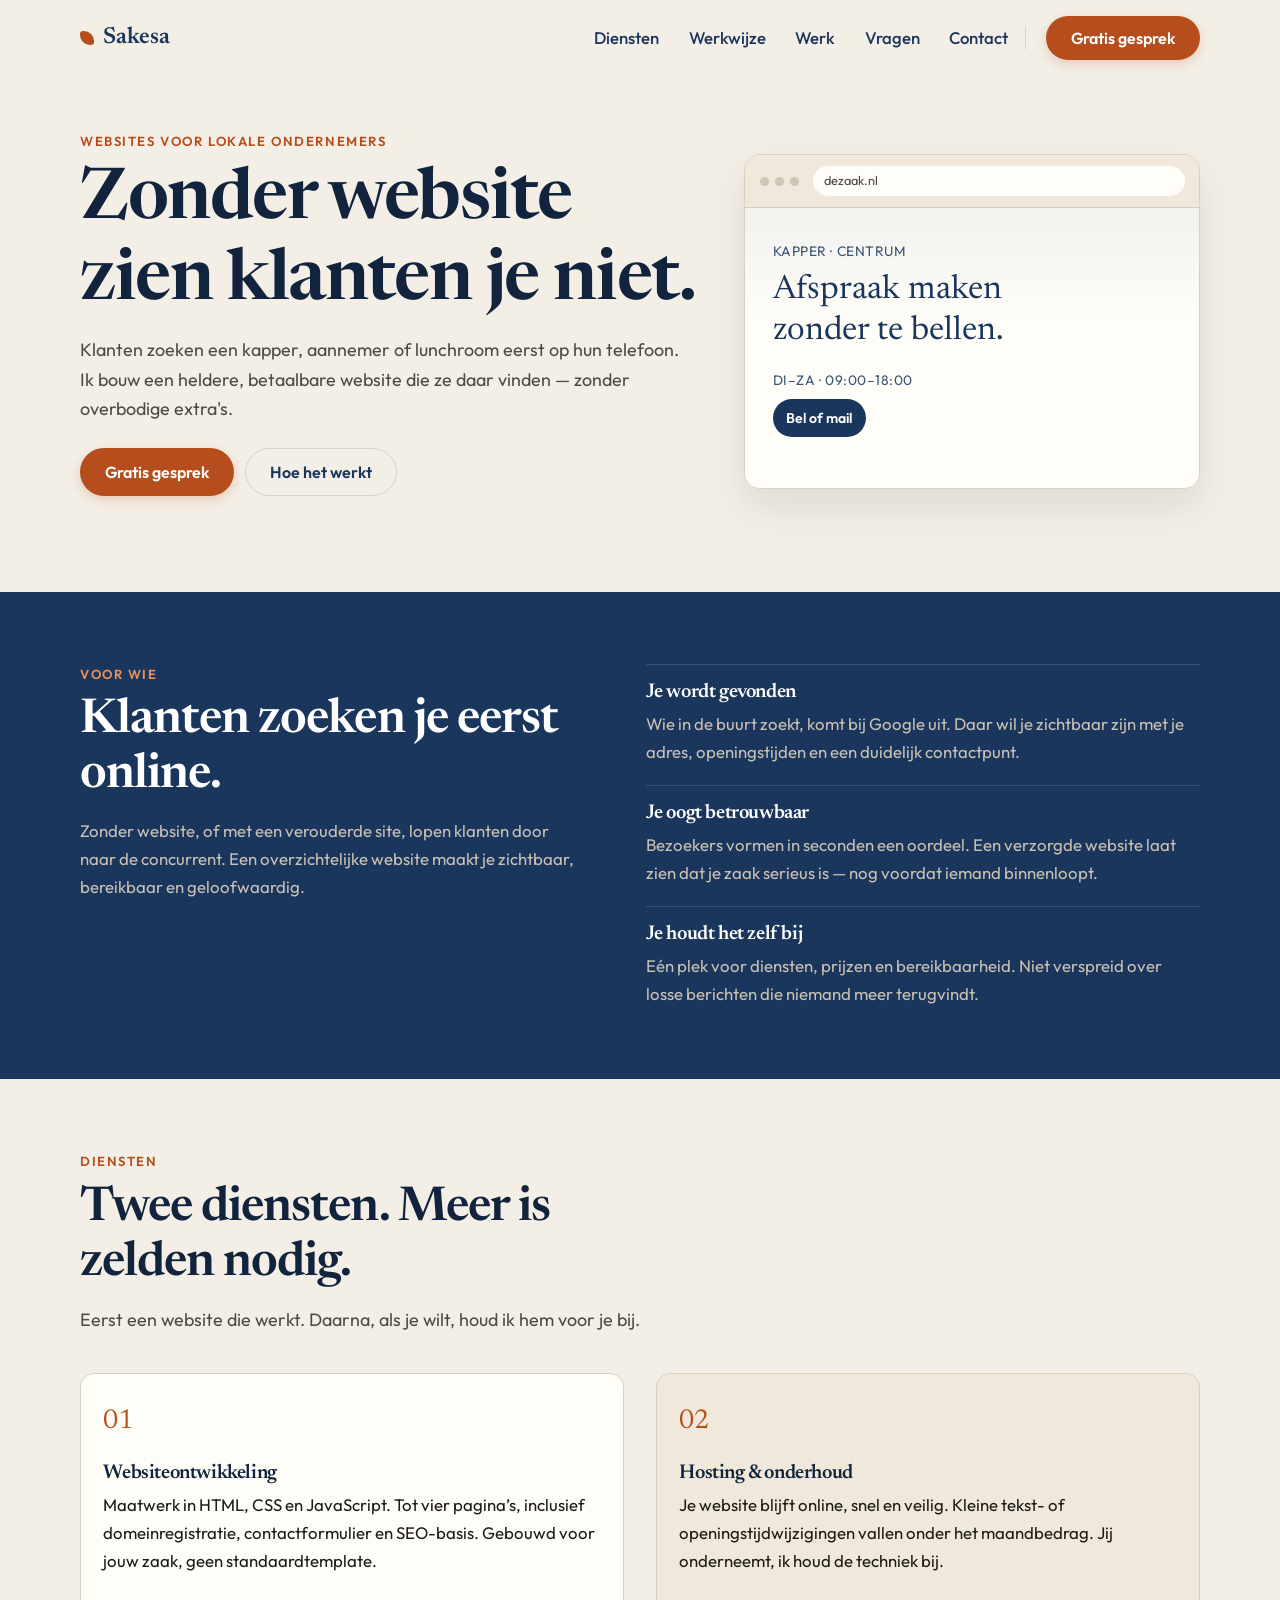
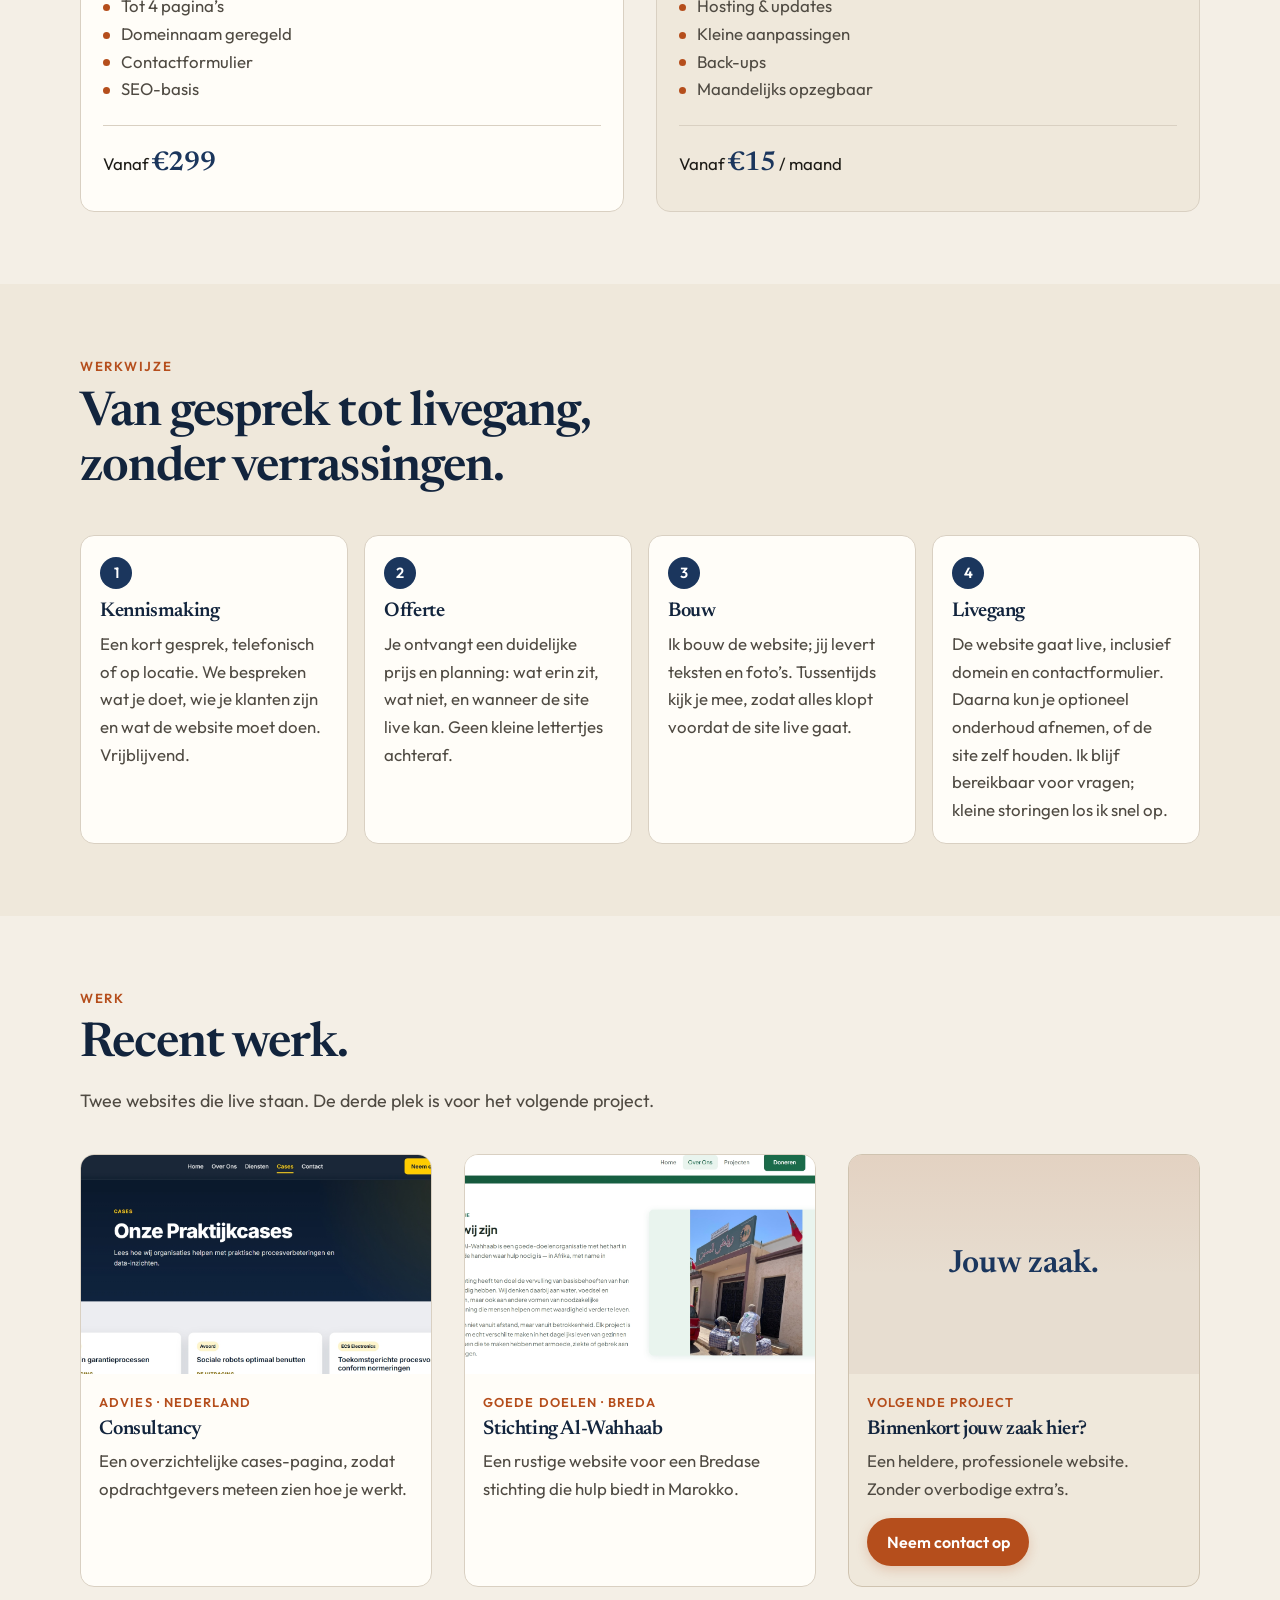
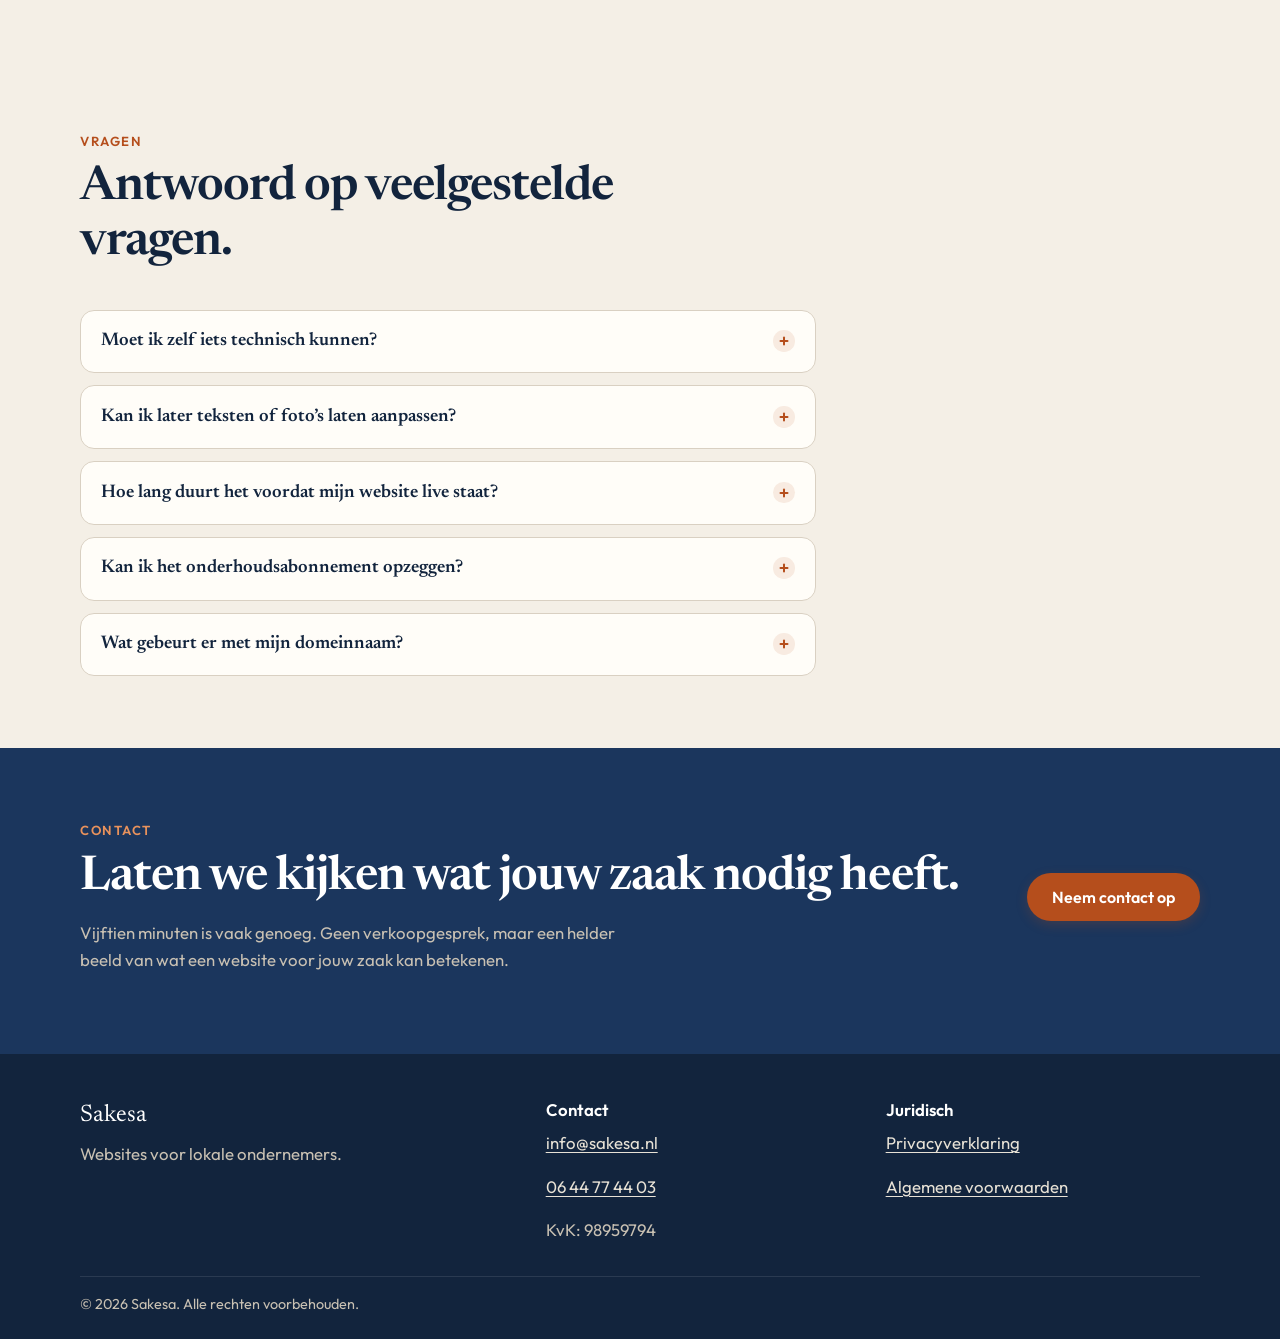
<file: index.html>
<!DOCTYPE html>
<html lang="nl">
  <head>
    <meta charset="UTF-8" />
    <meta name="viewport" content="width=device-width, initial-scale=1" />
    <!-- TODO: pas title en description aan als je merknaam of positionering wijzigt -->
    <title>Sakesa — Websites voor lokale ondernemers</title>
    <meta
      name="description"
      content="Sakesa bouwt heldere, professionele websites voor lokale ondernemers. Betaalbaar, snel live en zonder overbodige extra's."
    />
    <meta name="theme-color" content="#1B365D" />
    <link rel="icon" href="images/favicon.svg" type="image/svg+xml" />
    <link rel="canonical" href="https://sakesa.nl/" />
    <!-- TODO: vervang de canonical-URL door je echte domein -->

    <meta property="og:type" content="website" />
    <meta property="og:title" content="Sakesa — Websites voor lokale ondernemers" />
    <meta
      property="og:description"
      content="Een heldere website die klanten naar je zaak brengt. Zonder overbodige extra's."
    />
    <meta property="og:locale" content="nl_NL" />

    <link rel="preconnect" href="https://fonts.googleapis.com" />
    <link rel="preconnect" href="https://fonts.gstatic.com" crossorigin />
    <link
      href="https://fonts.googleapis.com/css2?family=Newsreader:ital,opsz,wght@0,6..72,500;0,6..72,600;0,6..72,700;1,6..72,500&family=Outfit:wght@400;500;600;700&display=swap"
      rel="stylesheet"
    />
    <link rel="stylesheet" href="css/styles.css" />
  </head>
  <body>
    <a class="skip-link" href="#hoofdinhoud">Ga naar inhoud</a>

    <header class="site-header" id="top">
      <div class="container header-inner">
        <a class="logo" href="index.html" aria-label="Sakesa, naar home">
          <span class="logo-mark" aria-hidden="true"></span>
          Sakesa
        </a>

        <button
          class="nav-toggle"
          type="button"
          aria-expanded="false"
          aria-controls="hoofdmenu"
          aria-label="Menu openen"
        >
          <span></span>
          <span></span>
        </button>

        <nav class="site-nav" id="hoofdmenu" aria-label="Hoofdnavigatie">
          <ul>
            <li><a href="#diensten">Diensten</a></li>
            <li><a href="#werkwijze">Werkwijze</a></li>
            <li><a href="#werk">Werk</a></li>
            <li><a href="#faq">Vragen</a></li>
            <li><a href="contact.html">Contact</a></li>
          </ul>
          <a class="btn btn-nav" href="contact.html">Gratis gesprek</a>
        </nav>
      </div>
    </header>

    <main id="hoofdinhoud">
      <section class="hero" aria-labelledby="hero-titel">
        <div class="container hero-grid">
          <div class="hero-copy">
            <p class="eyebrow">Websites voor lokale ondernemers</p>
            <h1 id="hero-titel">Zonder website zien klanten je niet.</h1>
            <p class="lede">
              Klanten zoeken een kapper, aannemer of lunchroom eerst op hun telefoon.
              Ik bouw een heldere, betaalbare website die ze daar vinden — zonder
              overbodige extra's.
            </p>
            <div class="hero-actions">
              <a class="btn btn-primary" href="contact.html">Gratis gesprek</a>
              <a class="btn btn-ghost" href="#werkwijze">Hoe het werkt</a>
            </div>
          </div>

          <aside class="hero-panel" aria-hidden="true">
            <div class="browser-frame">
              <div class="browser-bar">
                <span></span><span></span><span></span>
                <div class="browser-url">dezaak.nl</div>
              </div>
              <div class="browser-body">
                <p class="mock-kicker">Kapper · Centrum</p>
                <p class="mock-title">Afspraak maken<br />zonder te bellen.</p>
                <p class="mock-meta">Di–za · 09:00–18:00</p>
                <div class="mock-cta">Bel of mail</div>
              </div>
            </div>
          </aside>
        </div>
      </section>



      <section class="section why" id="voor-wie" aria-labelledby="voor-wie-titel">
        <div class="container why-grid">
          <div class="why-intro">
            <p class="eyebrow">Voor wie</p>
            <h2 id="voor-wie-titel">Klanten zoeken je eerst online.</h2>
            <p>
              Zonder website, of met een verouderde site, lopen klanten door naar
              de concurrent. Een overzichtelijke website maakt je zichtbaar,
              bereikbaar en geloofwaardig.
            </p>
          </div>

          <ul class="why-list">
            <li>
              <h3>Je wordt gevonden</h3>
              <p>
                Wie in de buurt zoekt, komt bij Google uit. Daar wil je zichtbaar
                zijn met je adres, openingstijden en een duidelijk contactpunt.
              </p>
            </li>
            <li>
              <h3>Je oogt betrouwbaar</h3>
              <p>
                Bezoekers vormen in seconden een oordeel. Een verzorgde website
                laat zien dat je zaak serieus is — nog voordat iemand binnenloopt.
              </p>
            </li>
            <li>
              <h3>Je houdt het zelf bij</h3>
              <p>
                Eén plek voor diensten, prijzen en bereikbaarheid. Niet verspreid
                over losse berichten die niemand meer terugvindt.
              </p>
            </li>
          </ul>
        </div>
      </section>

      <section class="section services" id="diensten" aria-labelledby="diensten-titel">
        <div class="container">
          <div class="section-head">
            <p class="eyebrow">Diensten</p>
            <h2 id="diensten-titel">Twee diensten. Meer is zelden nodig.</h2>
            <p class="section-lead">
              Eerst een website die werkt. Daarna, als je wilt, houd ik hem voor je bij.
            </p>
          </div>

          <div class="service-grid">
            <article class="service-card">
              <p class="service-index">01</p>
              <h3>Websiteontwikkeling</h3>
              <p>
                Maatwerk in HTML, CSS en JavaScript. Tot vier pagina’s, inclusief
                domeinregistratie, contactformulier en SEO-basis. Gebouwd voor
                jouw zaak, geen standaardtemplate.
              </p>
              <ul class="service-points">
                <li>Tot 4 pagina’s</li>
                <li>Domeinnaam geregeld</li>
                <li>Contactformulier</li>
                <li>SEO-basis</li>
              </ul>
              <!-- TODO: pas de vanaf-prijs hieronder aan -->
              <p class="price">Vanaf <strong>€299</strong></p>
            </article>

            <article class="service-card service-card-alt">
              <p class="service-index">02</p>
              <h3>Hosting &amp; onderhoud</h3>
              <p>
                Je website blijft online, snel en veilig. Kleine tekst- of
                openingstijdwijzigingen vallen onder het maandbedrag. Jij
                onderneemt, ik houd de techniek bij.
              </p>
              <ul class="service-points">
                <li>Hosting &amp; updates</li>
                <li>Kleine aanpassingen</li>
                <li>Back-ups</li>
                <li>Maandelijks opzegbaar</li>
              </ul>
              <!-- TODO: pas de maandprijs hieronder aan -->
              <p class="price">Vanaf <strong>€15</strong> / maand</p>
            </article>
          </div>
        </div>
      </section>

      <section class="section process" id="werkwijze" aria-labelledby="werkwijze-titel">
        <div class="container">
          <div class="section-head">
            <p class="eyebrow">Werkwijze</p>
            <h2 id="werkwijze-titel">Van gesprek tot livegang, zonder verrassingen.</h2>
          </div>

          <ol class="steps">
            <li>
              <span class="step-num">1</span>
              <h3>Kennismaking</h3>
              <p>
                Een kort gesprek, telefonisch of op locatie. We bespreken wat je
                doet, wie je klanten zijn en wat de website moet doen. Vrijblijvend.
              </p>
            </li>
            <li>
              <span class="step-num">2</span>
              <h3>Offerte</h3>
              <p>
                Je ontvangt een duidelijke prijs en planning: wat erin zit, wat
                niet, en wanneer de site live kan. Geen kleine lettertjes achteraf.
              </p>
            </li>
            <li>
              <span class="step-num">3</span>
              <h3>Bouw</h3>
              <p>
                Ik bouw de website; jij levert teksten en foto’s. Tussentijds kijk
                je mee, zodat alles klopt voordat de site live gaat.
              </p>
            </li>
            <li>
              <span class="step-num">4</span>
              <h3>Livegang</h3>
              <p>
                De website gaat live, inclusief domein en contactformulier.
                Daarna kun je optioneel onderhoud afnemen, of de site zelf houden.
                Ik blijf bereikbaar voor vragen; kleine storingen los ik snel op.
              </p>
            </li>
          </ol>
        </div>
      </section>

      <section class="section work" id="werk" aria-labelledby="werk-titel">
        <div class="container">
          <div class="section-head">
            <p class="eyebrow">Werk</p>
            <h2 id="werk-titel">Recent werk.</h2>
            <p class="section-lead">
              Twee websites die live staan. De derde plek is voor het volgende project.
            </p>
          </div>

          <div class="work-grid">
            <article class="work-card">
              <div class="work-visual">
                <img
                  src="images/Consultancy.jpeg"
                  alt="Consultancywebsite met donkerblauwe header en een overzicht van praktijkcases"
                  width="800"
                  height="500"
                  loading="lazy"
                />
              </div>
              <div class="work-body">
                <!-- TODO: pas branche, plaats en naam aan als die afwijken -->
                <p class="work-meta">Advies · Nederland</p>
                <h3>Consultancy</h3>
                <p>Een overzichtelijke cases-pagina, zodat opdrachtgevers meteen zien hoe je werkt.</p>
              </div>
            </article>

            <article class="work-card">
              <div class="work-visual">
                <img
                  src="images/Stichting.jpeg"
                  alt="Website van Stichting Al-Wahhaab met missietekst en een foto van hulplevering in Marokko"
                  width="800"
                  height="500"
                  loading="lazy"
                />
              </div>
              <div class="work-body">
                <p class="work-meta">Goede doelen · Breda</p>
                <h3>Stichting Al-Wahhaab</h3>
                <p>Een rustige website voor een Bredase stichting die hulp biedt in Marokko.</p>
              </div>
            </article>

            <article class="work-card work-card-invite">
              <div class="work-visual work-visual-invite">
                <p>Jouw zaak.</p>
              </div>
              <div class="work-body">
                <p class="work-meta">Volgende project</p>
                <h3>Binnenkort jouw zaak hier?</h3>
                <p>Een heldere, professionele website. Zonder overbodige extra’s.</p>
                <a class="btn btn-primary" href="contact.html">Neem contact op</a>
              </div>
            </article>
          </div>
        </div>
      </section>

      <section class="section faq" id="faq" aria-labelledby="faq-titel">
        <div class="container">
          <div class="section-head">
            <p class="eyebrow">Vragen</p>
            <h2 id="faq-titel">Antwoord op veelgestelde vragen.</h2>
          </div>

          <div class="faq-list">
            <div class="faq-item">
              <h3>
                <button
                  class="faq-trigger"
                  type="button"
                  aria-expanded="false"
                  aria-controls="faq-panel-1"
                  id="faq-vraag-1"
                >
                  Moet ik zelf iets technisch kunnen?
                  <span class="faq-icon" aria-hidden="true"></span>
                </button>
              </h3>
              <div class="faq-panel" id="faq-panel-1" role="region" aria-labelledby="faq-vraag-1">
                <div class="faq-panel-inner">
                  <p>
                    Nee. Jij levert teksten en foto’s. Ik bouw de website en zet
                    hem online. Technische kennis is niet nodig.
                  </p>
                </div>
              </div>
            </div>

            <div class="faq-item">
              <h3>
                <button
                  class="faq-trigger"
                  type="button"
                  aria-expanded="false"
                  aria-controls="faq-panel-2"
                  id="faq-vraag-2"
                >
                  Kan ik later teksten of foto’s laten aanpassen?
                  <span class="faq-icon" aria-hidden="true"></span>
                </button>
              </h3>
              <div class="faq-panel" id="faq-panel-2" role="region" aria-labelledby="faq-vraag-2">
                <div class="faq-panel-inner">
                  <p>
                    Kleine wijzigingen vallen onder het onderhoudsabonnement.
                    Zonder abonnement kan het ook; dan factureer ik per aanpassing.
                  </p>
                </div>
              </div>
            </div>

            <div class="faq-item">
              <h3>
                <button
                  class="faq-trigger"
                  type="button"
                  aria-expanded="false"
                  aria-controls="faq-panel-3"
                  id="faq-vraag-3"
                >
                  Hoe lang duurt het voordat mijn website live staat?
                  <span class="faq-icon" aria-hidden="true"></span>
                </button>
              </h3>
              <div class="faq-panel" id="faq-panel-3" role="region" aria-labelledby="faq-vraag-3">
                <div class="faq-panel-inner">
                  <p>
                    Meestal twee tot vier weken, afhankelijk van hoe snel teksten
                    en foto’s binnenkomen. In de offerte staat een duidelijke planning.
                  </p>
                </div>
              </div>
            </div>

            <div class="faq-item">
              <h3>
                <button
                  class="faq-trigger"
                  type="button"
                  aria-expanded="false"
                  aria-controls="faq-panel-4"
                  id="faq-vraag-4"
                >
                  Kan ik het onderhoudsabonnement opzeggen?
                  <span class="faq-icon" aria-hidden="true"></span>
                </button>
              </h3>
              <div class="faq-panel" id="faq-panel-4" role="region" aria-labelledby="faq-vraag-4">
                <div class="faq-panel-inner">
                  <p>
                    Ja. Je kunt maandelijks opzeggen. Je houdt je website en je
                    domein; alleen het onderhoud stopt.
                  </p>
                </div>
              </div>
            </div>

            <div class="faq-item">
              <h3>
                <button
                  class="faq-trigger"
                  type="button"
                  aria-expanded="false"
                  aria-controls="faq-panel-5"
                  id="faq-vraag-5"
                >
                  Wat gebeurt er met mijn domeinnaam?
                  <span class="faq-icon" aria-hidden="true"></span>
                </button>
              </h3>
              <div class="faq-panel" id="faq-panel-5" role="region" aria-labelledby="faq-vraag-5">
                <div class="faq-panel-inner">
                  <p>
                    Het domein staat op jouw naam. Beëindig je de samenwerking,
                    dan blijft het van jou.
                  </p>
                </div>
              </div>
            </div>
          </div>
        </div>
      </section>

      <section class="section contact-teaser" id="contact" aria-labelledby="contact-titel">
        <div class="container contact-teaser-inner">
          <div>
            <p class="eyebrow">Contact</p>
            <h2 id="contact-titel">Laten we kijken wat jouw zaak nodig heeft.</h2>
            <p>
              Vijftien minuten is vaak genoeg. Geen verkoopgesprek, maar een
              helder beeld van wat een website voor jouw zaak kan betekenen.
            </p>
          </div>
          <a class="btn btn-primary" href="contact.html">Neem contact op</a>
        </div>
      </section>
    </main>

    <footer class="site-footer">
      <div class="container footer-grid">
        <div>
          <p class="footer-brand">Sakesa</p>
          <p>Websites voor lokale ondernemers.</p>
        </div>

        <div>
          <p class="footer-label">Contact</p>
          <p><a href="mailto:hallo@sakesa.nl">info@sakesa.nl</a></p>
          <p><a href="tel:+31600000000">06 44 77 44 03</a></p>
          <p>KvK: 98959794</p>
        </div>

        <div>
          <p class="footer-label">Juridisch</p>
          <p><a href="privacy.html">Privacyverklaring</a></p>
          <p><a href="voorwaarden.html">Algemene voorwaarden</a></p>
        </div>
      </div>
      <div class="container footer-bottom">
        <p>© <span id="jaar"></span> Sakesa. Alle rechten voorbehouden.</p>
      </div>
    </footer>

    <script src="js/script.js" defer></script>
  </body>
</html>
</file>
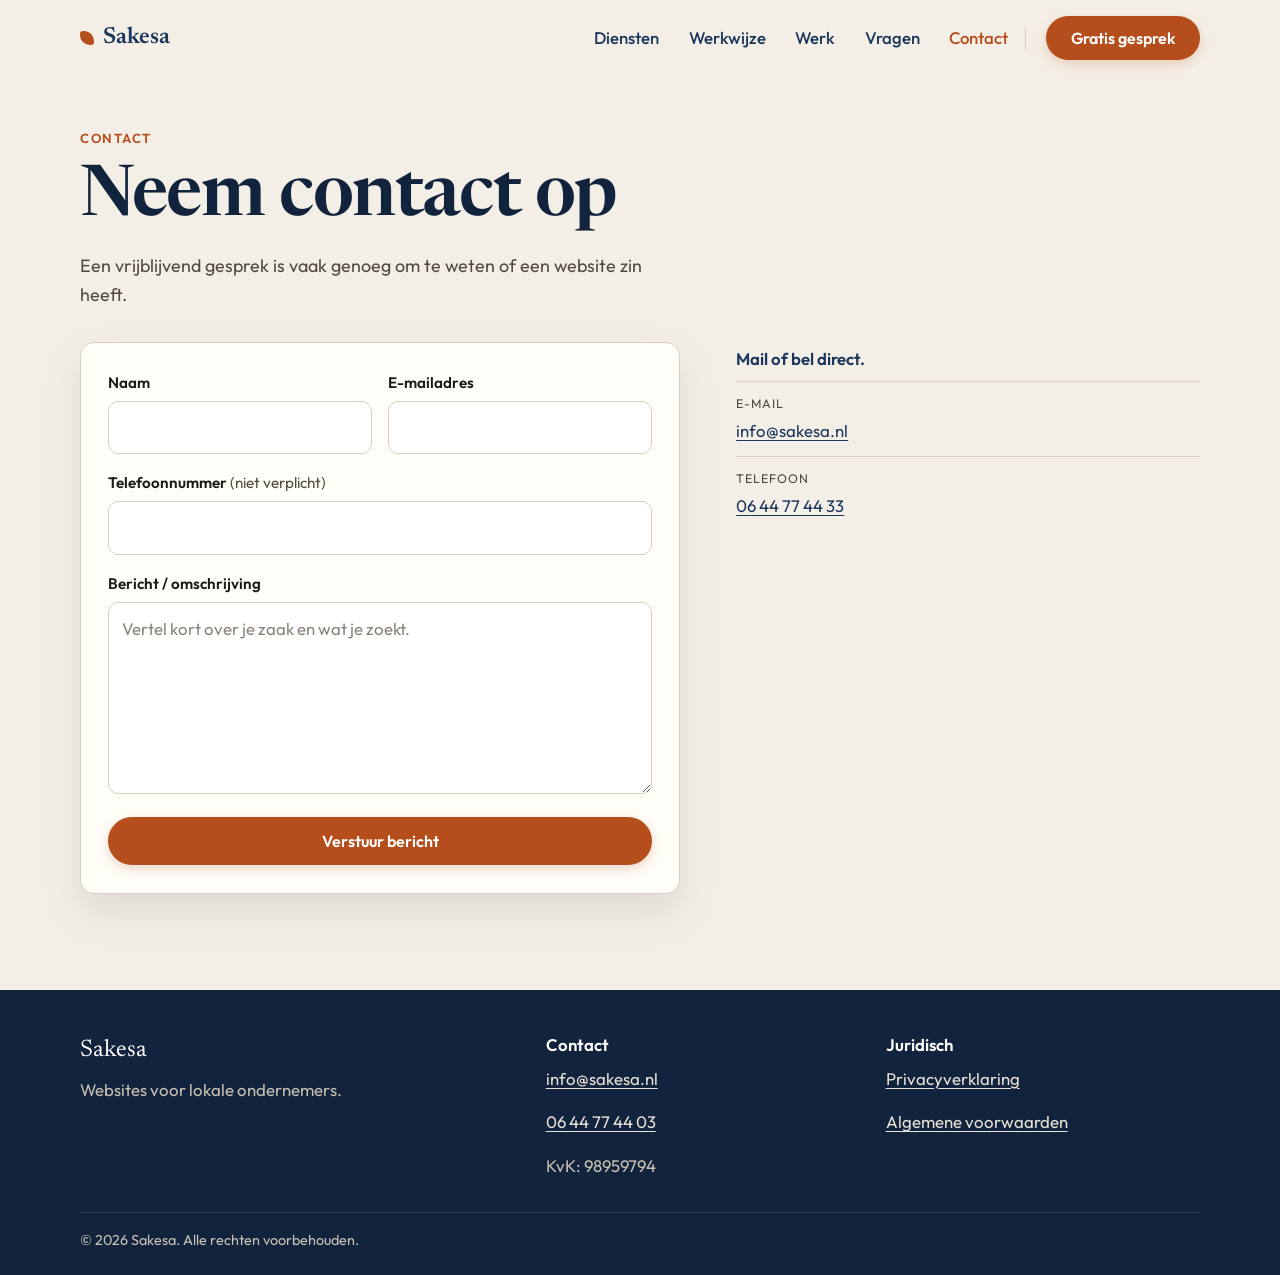
<file: contact.html>
<!DOCTYPE html>
<html lang="nl">
  <head>
    <meta charset="UTF-8" />
    <meta name="viewport" content="width=device-width, initial-scale=1" />
    <title>Contact — Sakesa</title>
    <meta
      name="description"
      content="Neem contact op met Sakesa voor een vrijblijvend gesprek over een website voor jouw zaak. Reactie binnen één werkdag."
    />
    <meta name="theme-color" content="#1B365D" />
    <link rel="icon" href="images/favicon.svg" type="image/svg+xml" />
    <link rel="canonical" href="https://sakesa.nl/contact.html" />
    <!-- TODO: vervang de canonical-URL door je echte domein -->

    <meta property="og:type" content="website" />
    <meta property="og:title" content="Contact — Sakesa" />
    <meta
      property="og:description"
      content="Een vrijblijvend gesprek over wat een website voor jouw zaak kan doen."
    />
    <meta property="og:locale" content="nl_NL" />

    <link rel="preconnect" href="https://fonts.googleapis.com" />
    <link rel="preconnect" href="https://fonts.gstatic.com" crossorigin />
    <link
      href="https://fonts.googleapis.com/css2?family=Newsreader:ital,opsz,wght@0,6..72,500;0,6..72,600;0,6..72,700;1,6..72,500&family=Outfit:wght@400;500;600;700&display=swap"
      rel="stylesheet"
    />
    <link rel="stylesheet" href="css/styles.css" />
  </head>
  <body>
    <a class="skip-link" href="#hoofdinhoud">Ga naar inhoud</a>

    <header class="site-header">
      <div class="container header-inner">
        <a class="logo" href="index.html" aria-label="Sakesa, naar home">
          <span class="logo-mark" aria-hidden="true"></span>
          Sakesa
        </a>

        <button
          class="nav-toggle"
          type="button"
          aria-expanded="false"
          aria-controls="hoofdmenu"
          aria-label="Menu openen"
        >
          <span></span>
          <span></span>
        </button>

        <nav class="site-nav" id="hoofdmenu" aria-label="Hoofdnavigatie">
          <ul>
            <li><a href="index.html#diensten">Diensten</a></li>
            <li><a href="index.html#werkwijze">Werkwijze</a></li>
            <li><a href="index.html#werk">Werk</a></li>
            <li><a href="index.html#faq">Vragen</a></li>
            <li><a href="contact.html" aria-current="page">Contact</a></li>
          </ul>
          <a class="btn btn-nav" href="contact.html">Gratis gesprek</a>
        </nav>
      </div>
    </header>

    <main id="hoofdinhoud" class="contact-page">
      <section class="page-intro" aria-labelledby="contact-titel">
        <div class="container">
          <p class="eyebrow">Contact</p>
          <h1 id="contact-titel">Neem contact op</h1>
          <p class="lede">
            Een vrijblijvend gesprek is vaak genoeg om te weten of een website
            zin heeft.
          </p>
        </div>
      </section>

      <section class="section contact-panel" aria-label="Formulier en gegevens">
        <div class="container contact-grid">
          <div class="contact-form-wrap">
            <form class="contact-form" id="contactformulier" novalidate>
              <div class="field-row">
                <div class="field">
                  <label for="naam">Naam</label>
                  <input id="naam" name="naam" type="text" autocomplete="name" required />
                  <p class="field-error" data-for="naam" hidden></p>
                </div>

                <div class="field">
                  <label for="email">E-mailadres</label>
                  <input id="email" name="email" type="email" autocomplete="email" required />
                  <p class="field-error" data-for="email" hidden></p>
                </div>
              </div>

              <div class="field">
                <label for="telefoon">Telefoonnummer <span class="optional">(niet verplicht)</span></label>
                <input id="telefoon" name="telefoon" type="tel" autocomplete="tel" />
                <p class="field-error" data-for="telefoon" hidden></p>
              </div>

              <div class="field">
                <label for="bericht">Bericht / omschrijving</label>
                <textarea
                  id="bericht"
                  name="bericht"
                  rows="6"
                  required
                  placeholder="Vertel kort over je zaak en wat je zoekt."
                ></textarea>
                <p class="field-error" data-for="bericht" hidden></p>
              </div>

              <button class="btn btn-primary btn-full" type="submit">Verstuur bericht</button>

              <!--
                TODO: koppel hier je verzendlogica.
                Voorbeelden: Formspree, Netlify Forms, Web3Forms of een eigen backend.
                Tot die tijd wordt het formulier alleen client-side gevalideerd
                en niet daadwerkelijk verstuurd.
              -->
            </form>

            <div class="form-success" id="form-success" hidden tabindex="-1">
              <p class="eyebrow">Bedankt</p>
              <h2>Ik lees het en kom erop terug.</h2>
              <p>
                Meestal binnen één werkdag. Liever meteen schakelen? Mail of bel
                via de gegevens op deze pagina.
              </p>
            </div>
          </div>

          <aside class="contact-aside">
            <p class="aside-lead">Mail of bel direct.</p>
            <dl class="contact-facts">
              <div>
                <dt>E-mail</dt>
                <dd><a href="mailto:hallo@sakesa.nl">info@sakesa.nl</a></dd>
              </div>
              <div>
                <dt>Telefoon</dt>
                <dd><a href="tel:+31600000000">06 44 77 44 33</a></dd>
              </div>
            </dl>
          </aside>
        </div>
      </section>
    </main>

    <footer class="site-footer">
      <div class="container footer-grid">
        <div>
          <p class="footer-brand">Sakesa</p>
          <p>Websites voor lokale ondernemers.</p>
        </div>

        <div>
          <p class="footer-label">Contact</p>
          <p><a href="mailto:hallo@sakesa.nl">info@sakesa.nl</a></p>
          <p><a href="tel:+31600000000">06 44 77 44 03</a></p>
          <p>KvK: 98959794</p>
        </div>

        <div>
          <p class="footer-label">Juridisch</p>
          <p><a href="privacy.html">Privacyverklaring</a></p>
          <p><a href="voorwaarden.html">Algemene voorwaarden</a></p>
        </div>
      </div>
      <div class="container footer-bottom">
        <p>© <span id="jaar"></span> Sakesa. Alle rechten voorbehouden.</p>
      </div>
    </footer>

    <script src="js/script.js" defer></script>
  </body>
</html>
</file>
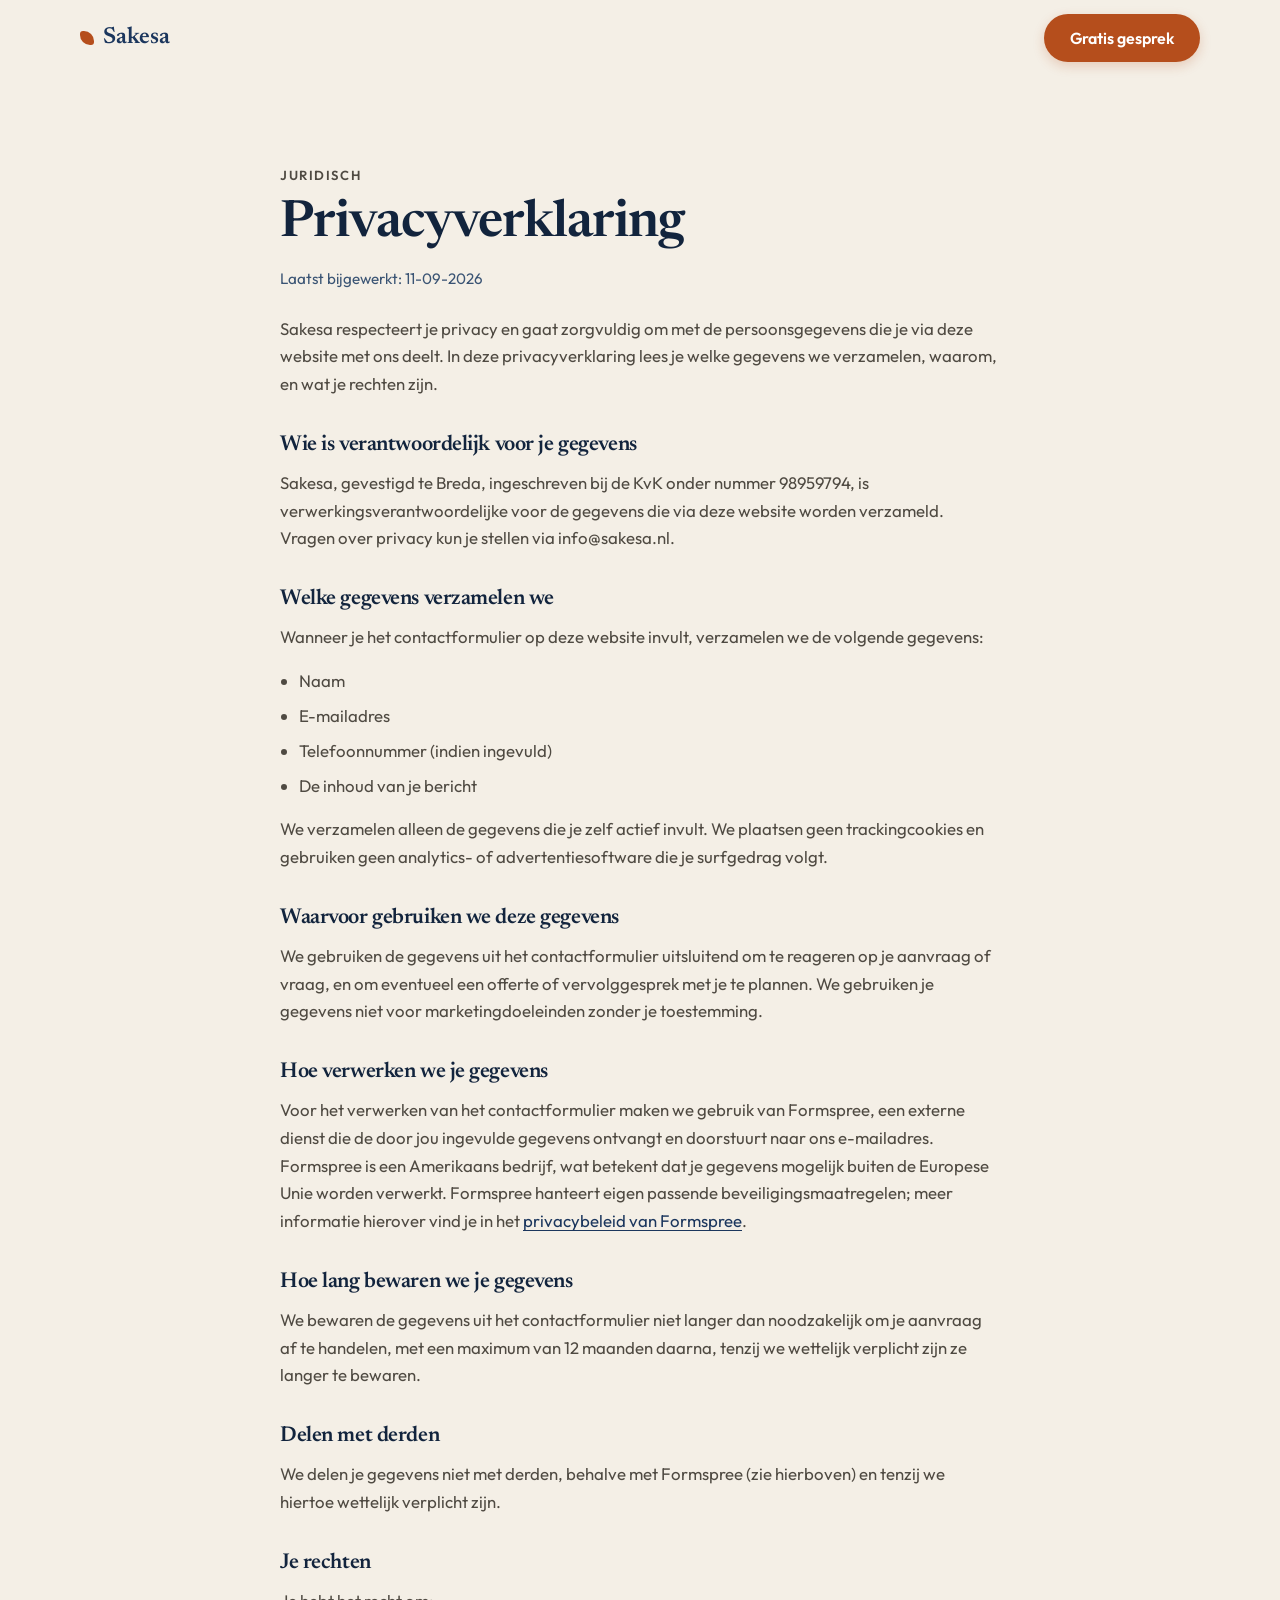
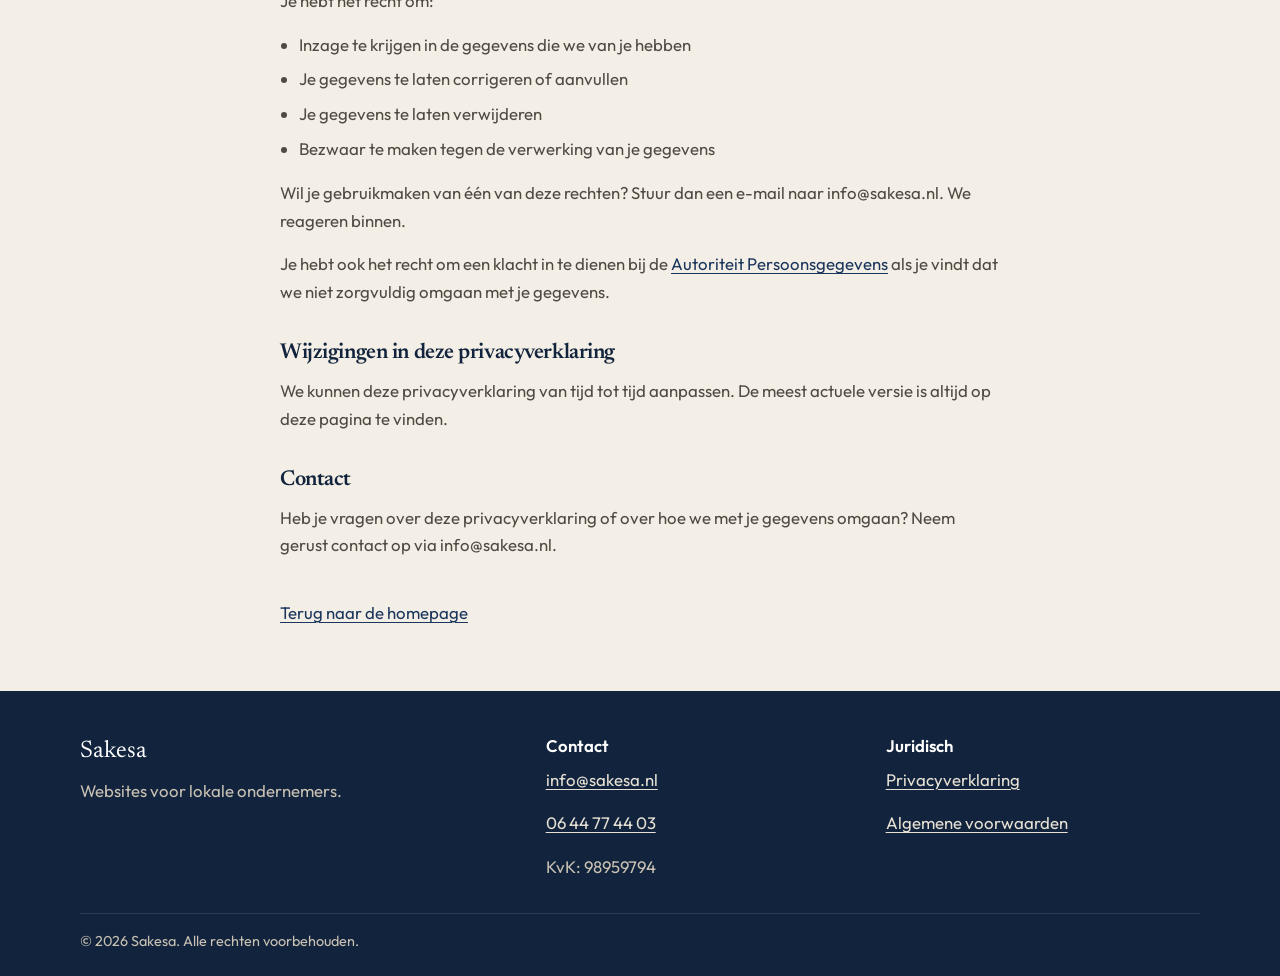
<file: privacy.html>
<!DOCTYPE html>
<html lang="nl">
  <head>
    <meta charset="UTF-8" />
    <meta name="viewport" content="width=device-width, initial-scale=1" />
    <title>Privacyverklaring — Sakesa</title>
    <meta
      name="description"
      content="Privacyverklaring van Sakesa: welke gegevens we verzamelen via het contactformulier, waarom, en wat je rechten zijn."
    />
    <meta name="robots" content="noindex" />
    <link rel="icon" href="images/favicon.svg" type="image/svg+xml" />
    <link rel="preconnect" href="https://fonts.googleapis.com" />
    <link rel="preconnect" href="https://fonts.gstatic.com" crossorigin />
    <link
      href="https://fonts.googleapis.com/css2?family=Newsreader:opsz,wght@6..72,600&family=Outfit:wght@400;600&display=swap"
      rel="stylesheet"
    />
    <link rel="stylesheet" href="css/styles.css" />
  </head>
  <body>
    <header class="site-header">
      <div class="container header-inner">
        <a class="logo" href="index.html">
          <span class="logo-mark" aria-hidden="true"></span>
          Sakesa
        </a>
        <a class="btn btn-nav" href="contact.html">Gratis gesprek</a>
      </div>
    </header>

    <main class="legal">
      <div class="container">
        <p class="eyebrow">Juridisch</p>
        <h1>Privacyverklaring</h1>
        <p class="legal-meta">Laatst bijgewerkt: 11-09-2026</p>
        <p>
          Sakesa respecteert je privacy en gaat zorgvuldig om met de
          persoonsgegevens die je via deze website met ons deelt. In deze
          privacyverklaring lees je welke gegevens we verzamelen, waarom, en wat
          je rechten zijn.
        </p>

        <h2>Wie is verantwoordelijk voor je gegevens</h2>
        <p>
          Sakesa, gevestigd te Breda, ingeschreven bij de KvK onder
          nummer 98959794, is verwerkingsverantwoordelijke voor de gegevens die
          via deze website worden verzameld. Vragen over privacy kun je stellen
          via info@sakesa.nl.
        </p>

        <h2>Welke gegevens verzamelen we</h2>
        <p>
          Wanneer je het contactformulier op deze website invult, verzamelen we
          de volgende gegevens:
        </p>
        <ul>
          <li>Naam</li>
          <li>E-mailadres</li>
          <li>Telefoonnummer (indien ingevuld)</li>
          <li>De inhoud van je bericht</li>
        </ul>
        <p>
          We verzamelen alleen de gegevens die je zelf actief invult. We plaatsen
          geen trackingcookies en gebruiken geen analytics- of
          advertentiesoftware die je surfgedrag volgt.
        </p>

        <h2>Waarvoor gebruiken we deze gegevens</h2>
        <p>
          We gebruiken de gegevens uit het contactformulier uitsluitend om te
          reageren op je aanvraag of vraag, en om eventueel een offerte of
          vervolggesprek met je te plannen. We gebruiken je gegevens niet voor
          marketingdoeleinden zonder je toestemming.
        </p>

        <h2>Hoe verwerken we je gegevens</h2>
        <p>
          Voor het verwerken van het contactformulier maken we gebruik van
          Formspree, een externe dienst die de door jou ingevulde gegevens
          ontvangt en doorstuurt naar ons e-mailadres. Formspree is een
          Amerikaans bedrijf, wat betekent dat je gegevens mogelijk buiten de
          Europese Unie worden verwerkt. Formspree hanteert eigen passende
          beveiligingsmaatregelen; meer informatie hierover vind je in het
          <a href="https://formspree.io/legal/privacy-policy/" rel="noopener noreferrer">privacybeleid van Formspree</a>.
        </p>

        <h2>Hoe lang bewaren we je gegevens</h2>
        <p>
          We bewaren de gegevens uit het contactformulier niet langer dan
          noodzakelijk om je aanvraag af te handelen, met een maximum van
          12 maanden daarna, tenzij we wettelijk verplicht zijn ze langer te
          bewaren.
        </p>

        <h2>Delen met derden</h2>
        <p>
          We delen je gegevens niet met derden, behalve met Formspree (zie
          hierboven) en tenzij we hiertoe wettelijk verplicht zijn.
        </p>

        <h2>Je rechten</h2>
        <p>Je hebt het recht om:</p>
        <ul>
          <li>Inzage te krijgen in de gegevens die we van je hebben</li>
          <li>Je gegevens te laten corrigeren of aanvullen</li>
          <li>Je gegevens te laten verwijderen</li>
          <li>Bezwaar te maken tegen de verwerking van je gegevens</li>
        </ul>
        <p>
          Wil je gebruikmaken van één van deze rechten? Stuur dan een e-mail naar
          info@sakesa.nl. We reageren binnen.
        </p>
        <p>
          Je hebt ook het recht om een klacht in te dienen bij de
          <a href="https://www.autoriteitpersoonsgegevens.nl/" rel="noopener noreferrer">Autoriteit Persoonsgegevens</a>
          als je vindt dat we niet zorgvuldig omgaan met je gegevens.
        </p>

        <h2>Wijzigingen in deze privacyverklaring</h2>
        <p>
          We kunnen deze privacyverklaring van tijd tot tijd aanpassen. De meest
          actuele versie is altijd op deze pagina te vinden.
        </p>

        <h2>Contact</h2>
        <p>
          Heb je vragen over deze privacyverklaring of over hoe we met je
          gegevens omgaan? Neem gerust contact op via info@sakesa.nl.
        </p>

        <p class="legal-back"><a href="index.html">Terug naar de homepage</a></p>
      </div>
    </main>
    <footer class="site-footer">
      <div class="container footer-grid">
        <div>
          <p class="footer-brand">Sakesa</p>
          <p>Websites voor lokale ondernemers.</p>
        </div>

        <div>
          <p class="footer-label">Contact</p>
          <p><a href="mailto:hallo@sakesa.nl">info@sakesa.nl</a></p>
          <p><a href="tel:+31600000000">06 44 77 44 03</a></p>
          <p>KvK: 98959794</p>
        </div>

        <div>
          <p class="footer-label">Juridisch</p>
          <p><a href="privacy.html">Privacyverklaring</a></p>
          <p><a href="voorwaarden.html">Algemene voorwaarden</a></p>
        </div>
      </div>
      <div class="container footer-bottom">
        <p>© <span id="jaar"></span> Sakesa. Alle rechten voorbehouden.</p>
      </div>
    </footer>

    <script src="js/script.js" defer></script>
  </body>
</html>
</file>
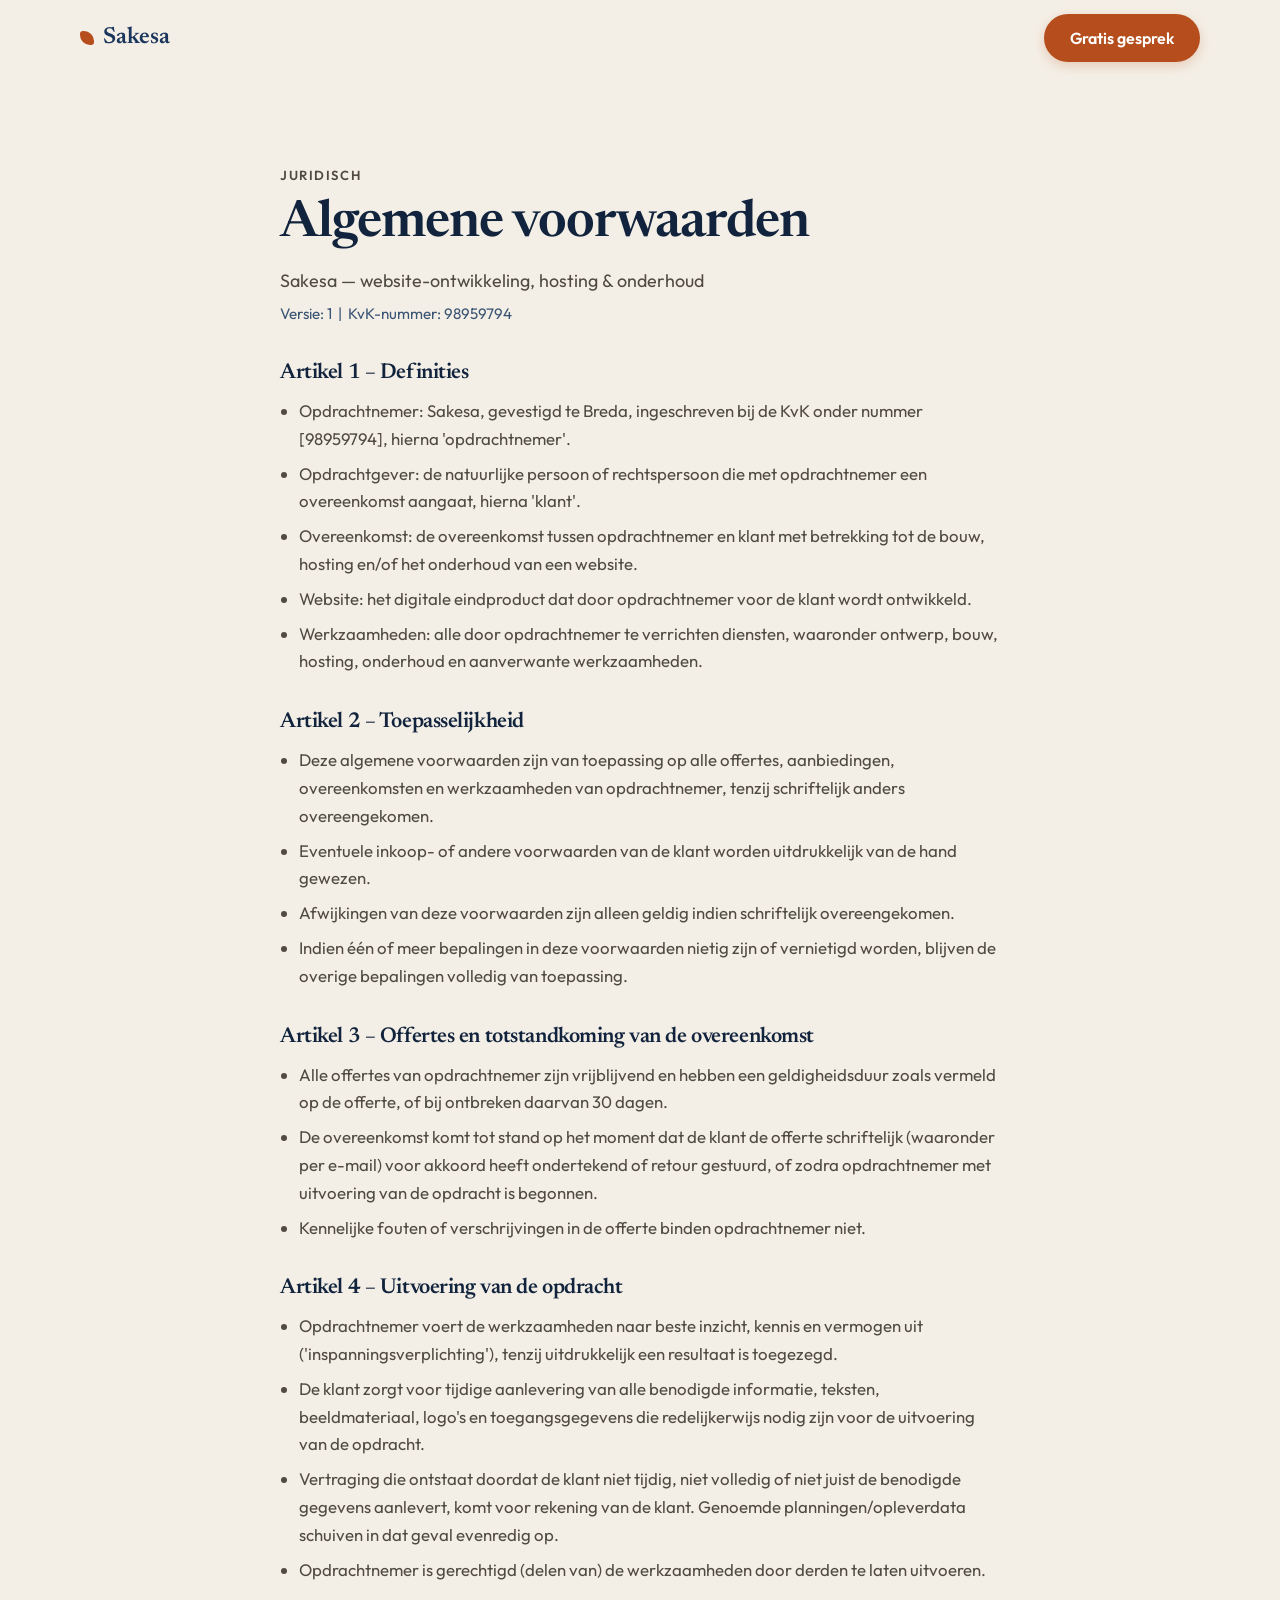
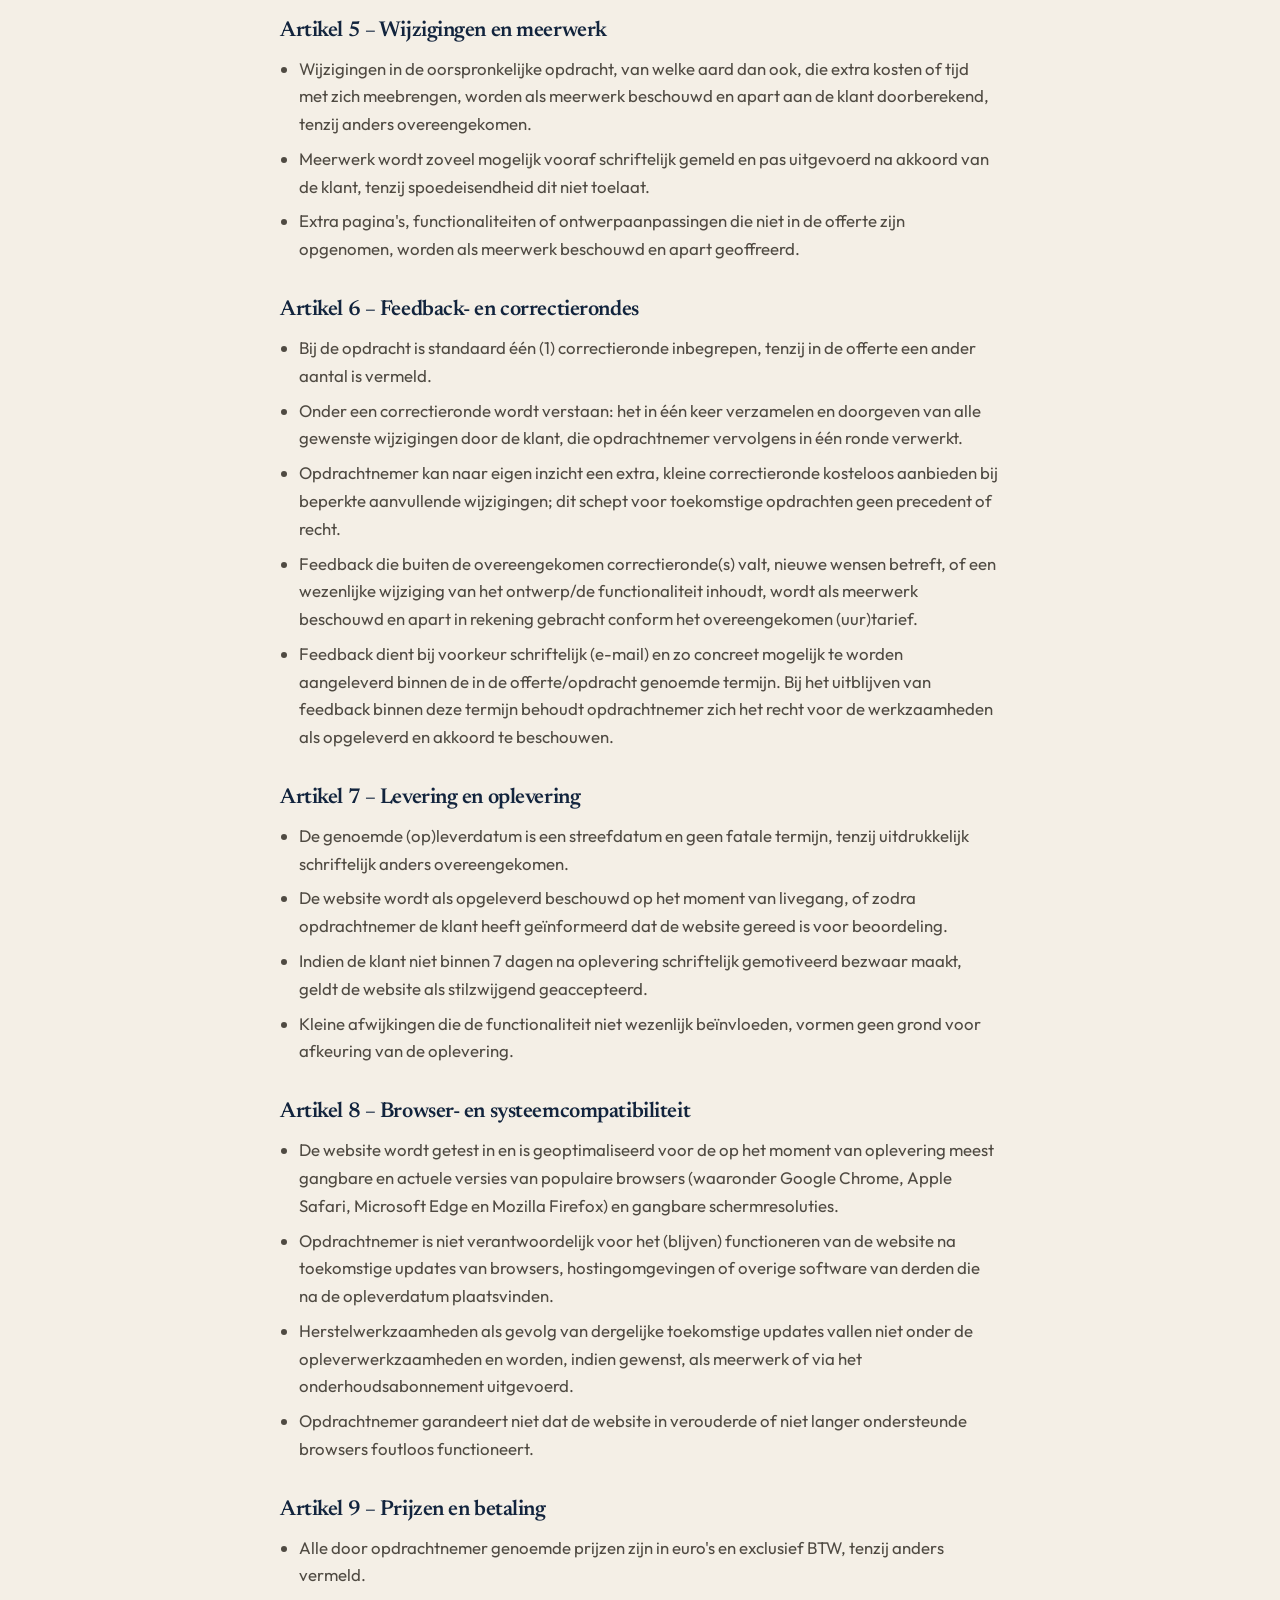
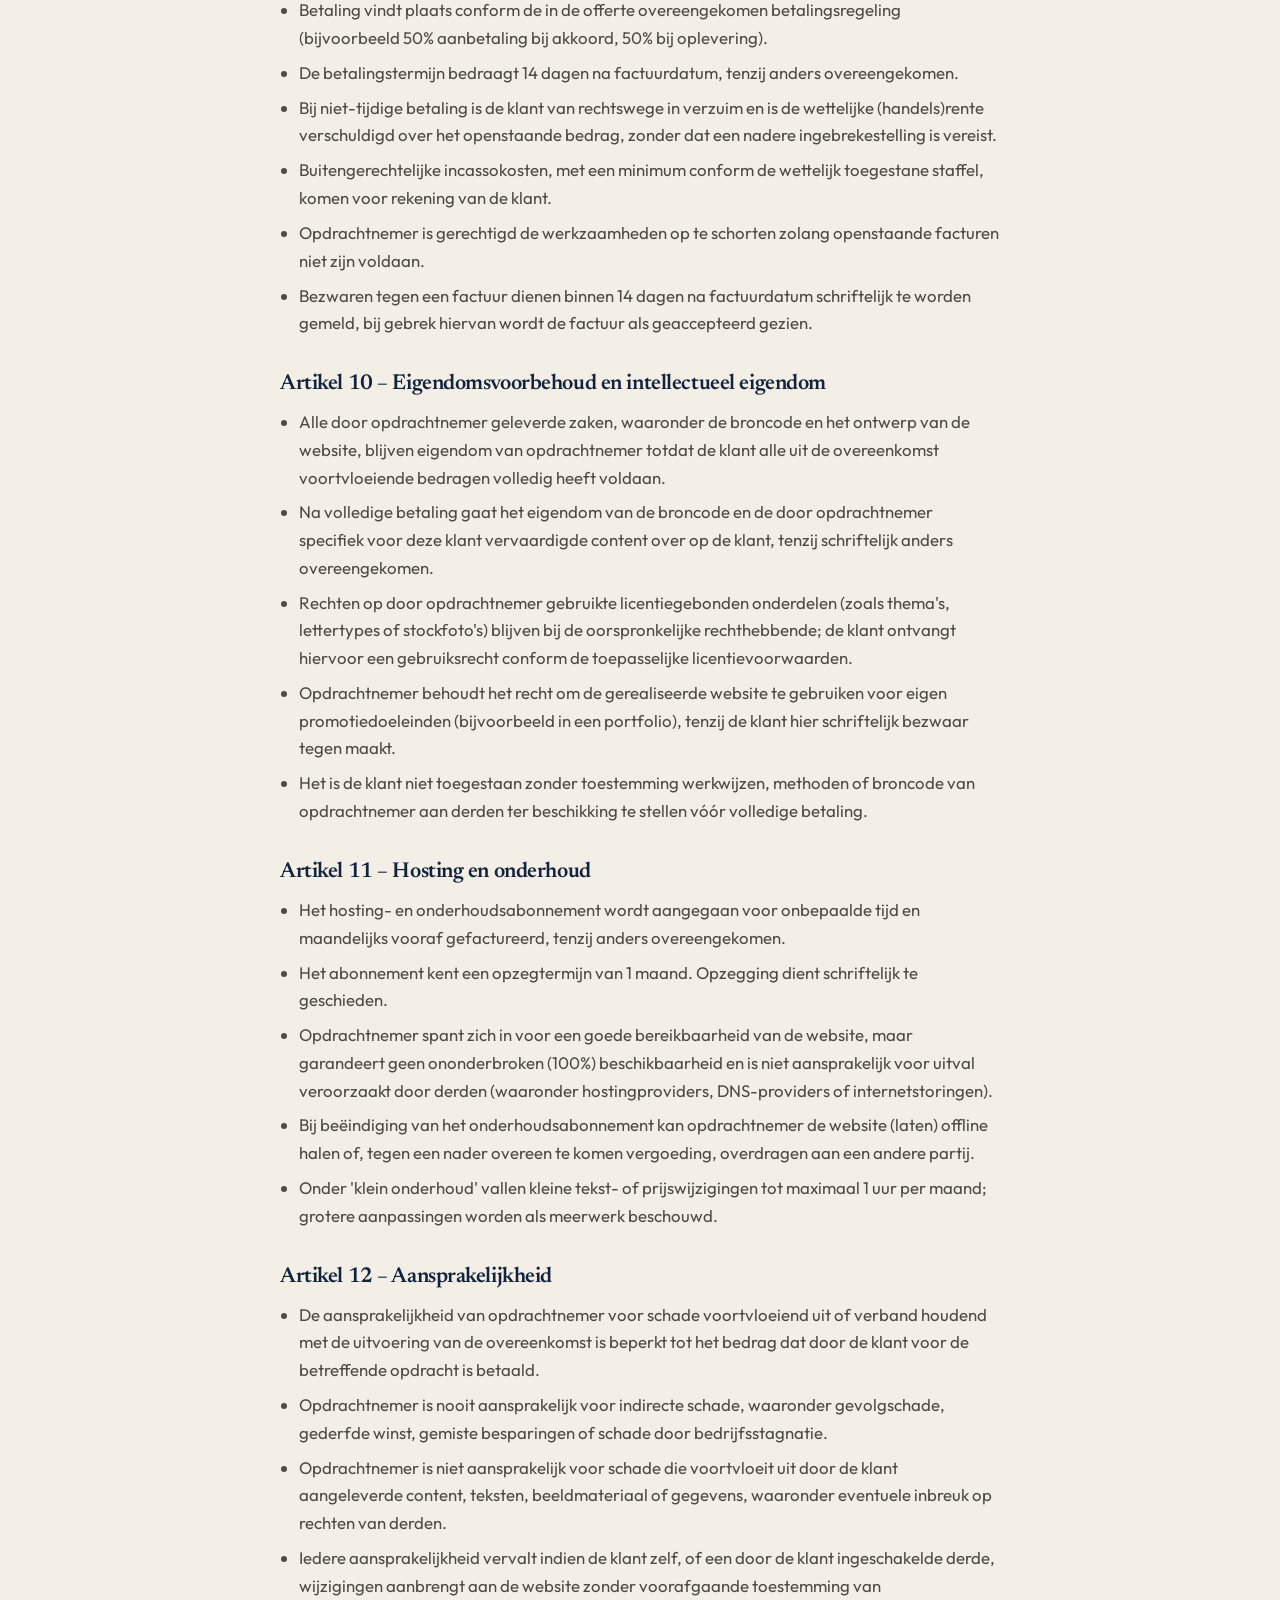
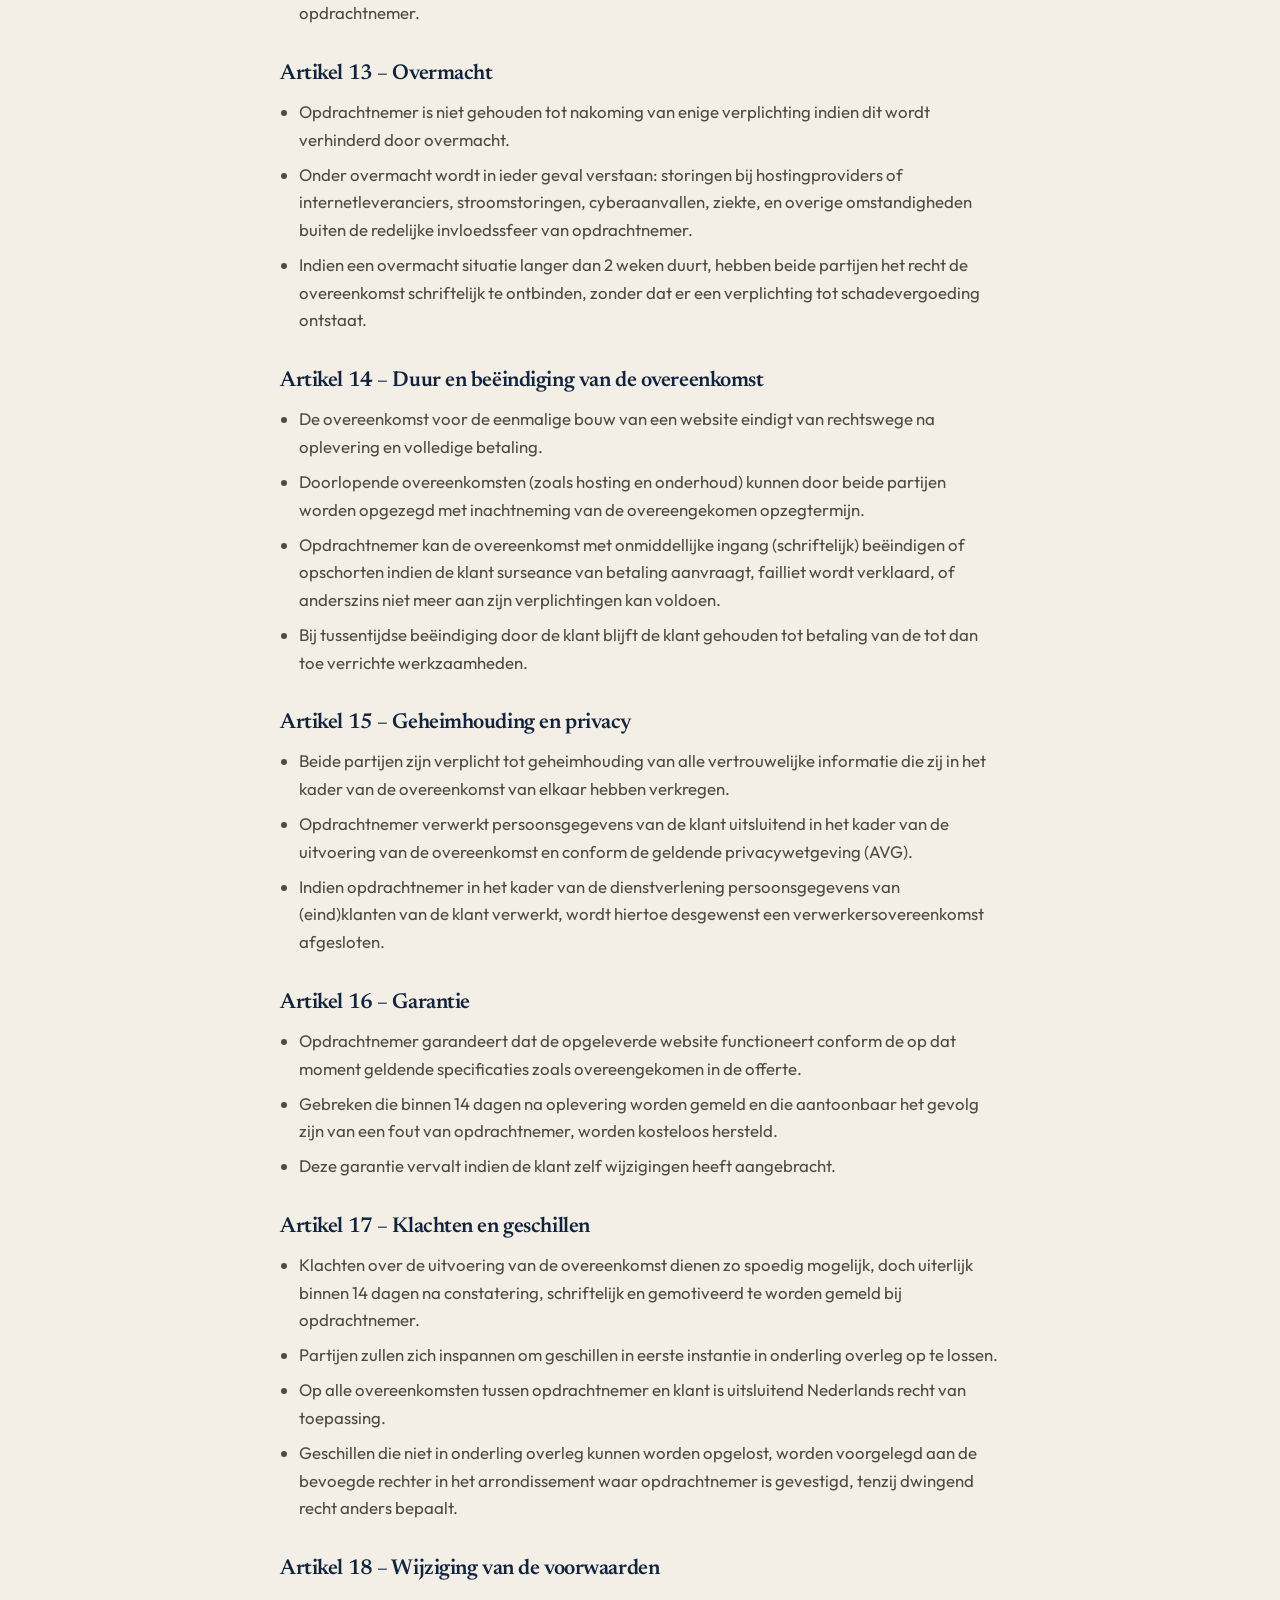
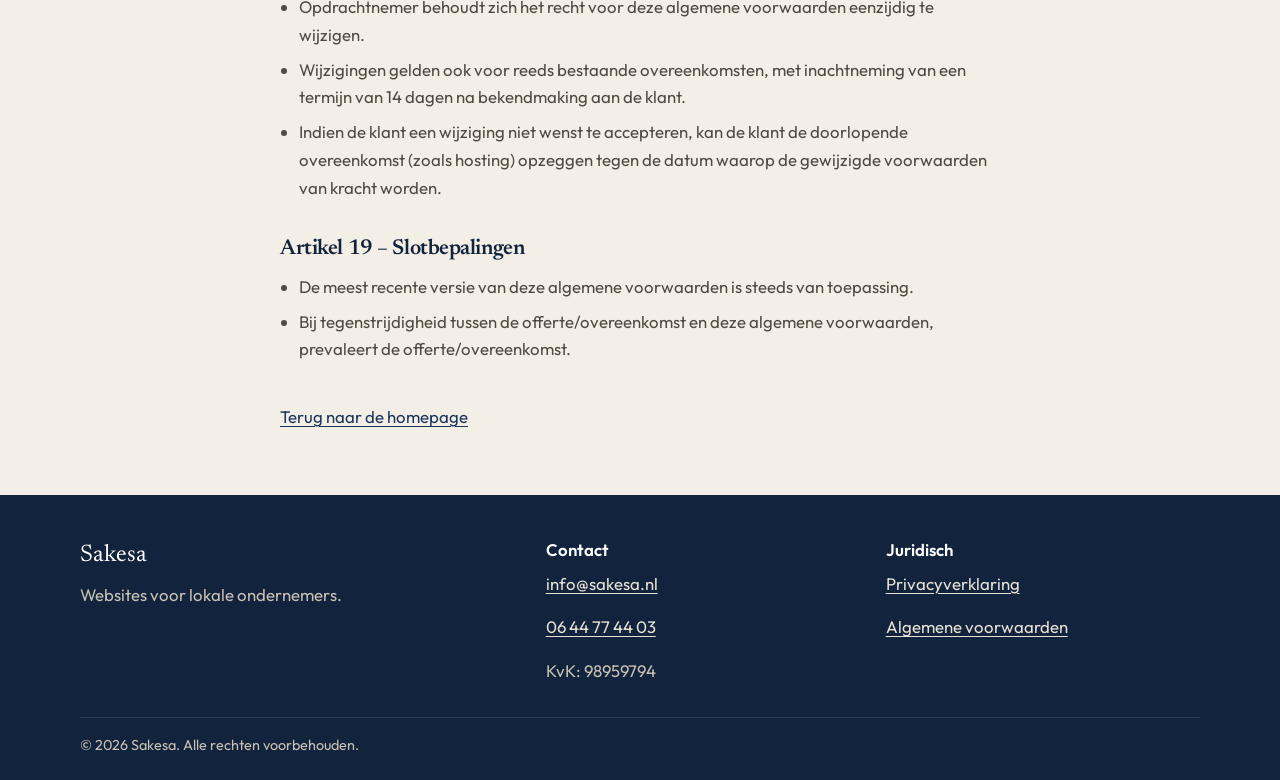
<file: voorwaarden.html>
<!DOCTYPE html>
<html lang="nl">
  <head>
    <meta charset="UTF-8" />
    <meta name="viewport" content="width=device-width, initial-scale=1" />
    <title>Algemene voorwaarden — Sakesa</title>
    <meta
      name="description"
      content="Algemene voorwaarden van Sakesa voor website-ontwikkeling, hosting en onderhoud."
    />
    <meta name="robots" content="noindex" />
    <link rel="icon" href="images/favicon.svg" type="image/svg+xml" />
    <link rel="preconnect" href="https://fonts.googleapis.com" />
    <link rel="preconnect" href="https://fonts.gstatic.com" crossorigin />
    <link
      href="https://fonts.googleapis.com/css2?family=Newsreader:opsz,wght@6..72,600&family=Outfit:wght@400;600&display=swap"
      rel="stylesheet"
    />
    <link rel="stylesheet" href="css/styles.css" />
  </head>
  <body>
    <header class="site-header">
      <div class="container header-inner">
        <a class="logo" href="index.html">
          <span class="logo-mark" aria-hidden="true"></span>
          Sakesa
        </a>
        <a class="btn btn-nav" href="contact.html">Gratis gesprek</a>
      </div>
    </header>

    <main class="legal">
      <div class="container">
        <p class="eyebrow">Juridisch</p>
        <h1>Algemene voorwaarden</h1>
        <p class="lede">
          Sakesa — website-ontwikkeling, hosting &amp; onderhoud
        </p>
        <p class="legal-meta">Versie: 1 &nbsp;|&nbsp; KvK-nummer: 98959794</p>

        <h2>Artikel 1 – Definities</h2>
        <ul>
          <li>
            Opdrachtnemer: Sakesa, gevestigd te Breda, ingeschreven bij de KvK
            onder nummer [98959794], hierna 'opdrachtnemer'.
          </li>
          <li>
            Opdrachtgever: de natuurlijke persoon of rechtspersoon die met
            opdrachtnemer een overeenkomst aangaat, hierna 'klant'.
          </li>
          <li>
            Overeenkomst: de overeenkomst tussen opdrachtnemer en klant met
            betrekking tot de bouw, hosting en/of het onderhoud van een website.
          </li>
          <li>
            Website: het digitale eindproduct dat door opdrachtnemer voor de
            klant wordt ontwikkeld.
          </li>
          <li>
            Werkzaamheden: alle door opdrachtnemer te verrichten diensten,
            waaronder ontwerp, bouw, hosting, onderhoud en aanverwante
            werkzaamheden.
          </li>
        </ul>

        <h2>Artikel 2 – Toepasselijkheid</h2>
        <ul>
          <li>
            Deze algemene voorwaarden zijn van toepassing op alle offertes,
            aanbiedingen, overeenkomsten en werkzaamheden van opdrachtnemer,
            tenzij schriftelijk anders overeengekomen.
          </li>
          <li>
            Eventuele inkoop- of andere voorwaarden van de klant worden
            uitdrukkelijk van de hand gewezen.
          </li>
          <li>
            Afwijkingen van deze voorwaarden zijn alleen geldig indien
            schriftelijk overeengekomen.
          </li>
          <li>
            Indien één of meer bepalingen in deze voorwaarden nietig zijn of
            vernietigd worden, blijven de overige bepalingen volledig van
            toepassing.
          </li>
        </ul>

        <h2>Artikel 3 – Offertes en totstandkoming van de overeenkomst</h2>
        <ul>
          <li>
            Alle offertes van opdrachtnemer zijn vrijblijvend en hebben een
            geldigheidsduur zoals vermeld op de offerte, of bij ontbreken daarvan
            30 dagen.
          </li>
          <li>
            De overeenkomst komt tot stand op het moment dat de klant de offerte
            schriftelijk (waaronder per e-mail) voor akkoord heeft ondertekend of
            retour gestuurd, of zodra opdrachtnemer met uitvoering van de
            opdracht is begonnen.
          </li>
          <li>
            Kennelijke fouten of verschrijvingen in de offerte binden
            opdrachtnemer niet.
          </li>
        </ul>

        <h2>Artikel 4 – Uitvoering van de opdracht</h2>
        <ul>
          <li>
            Opdrachtnemer voert de werkzaamheden naar beste inzicht, kennis en
            vermogen uit ('inspanningsverplichting'), tenzij uitdrukkelijk een
            resultaat is toegezegd.
          </li>
          <li>
            De klant zorgt voor tijdige aanlevering van alle benodigde
            informatie, teksten, beeldmateriaal, logo's en toegangsgegevens die
            redelijkerwijs nodig zijn voor de uitvoering van de opdracht.
          </li>
          <li>
            Vertraging die ontstaat doordat de klant niet tijdig, niet volledig
            of niet juist de benodigde gegevens aanlevert, komt voor rekening van
            de klant. Genoemde planningen/opleverdata schuiven in dat geval
            evenredig op.
          </li>
          <li>
            Opdrachtnemer is gerechtigd (delen van) de werkzaamheden door derden
            te laten uitvoeren.
          </li>
        </ul>

        <h2>Artikel 5 – Wijzigingen en meerwerk</h2>
        <ul>
          <li>
            Wijzigingen in de oorspronkelijke opdracht, van welke aard dan ook,
            die extra kosten of tijd met zich meebrengen, worden als meerwerk
            beschouwd en apart aan de klant doorberekend, tenzij anders
            overeengekomen.
          </li>
          <li>
            Meerwerk wordt zoveel mogelijk vooraf schriftelijk gemeld en pas
            uitgevoerd na akkoord van de klant, tenzij spoedeisendheid dit niet
            toelaat.
          </li>
          <li>
            Extra pagina's, functionaliteiten of ontwerpaanpassingen die niet in
            de offerte zijn opgenomen, worden als meerwerk beschouwd en apart
            geoffreerd.
          </li>
        </ul>

        <h2>Artikel 6 – Feedback- en correctierondes</h2>
        <ul>
          <li>
            Bij de opdracht is standaard één (1) correctieronde inbegrepen,
            tenzij in de offerte een ander aantal is vermeld.
          </li>
          <li>
            Onder een correctieronde wordt verstaan: het in één keer verzamelen
            en doorgeven van alle gewenste wijzigingen door de klant, die
            opdrachtnemer vervolgens in één ronde verwerkt.
          </li>
          <li>
            Opdrachtnemer kan naar eigen inzicht een extra, kleine
            correctieronde kosteloos aanbieden bij beperkte aanvullende
            wijzigingen; dit schept voor toekomstige opdrachten geen precedent
            of recht.
          </li>
          <li>
            Feedback die buiten de overeengekomen correctieronde(s) valt, nieuwe
            wensen betreft, of een wezenlijke wijziging van het ontwerp/de
            functionaliteit inhoudt, wordt als meerwerk beschouwd en apart in
            rekening gebracht conform het overeengekomen (uur)tarief.
          </li>
          <li>
            Feedback dient bij voorkeur schriftelijk (e-mail) en zo concreet
            mogelijk te worden aangeleverd binnen de in de offerte/opdracht
            genoemde termijn. Bij het uitblijven van feedback binnen deze
            termijn behoudt opdrachtnemer zich het recht voor de werkzaamheden
            als opgeleverd en akkoord te beschouwen.
          </li>
        </ul>

        <h2>Artikel 7 – Levering en oplevering</h2>
        <ul>
          <li>
            De genoemde (op)leverdatum is een streefdatum en geen fatale
            termijn, tenzij uitdrukkelijk schriftelijk anders overeengekomen.
          </li>
          <li>
            De website wordt als opgeleverd beschouwd op het moment van
            livegang, of zodra opdrachtnemer de klant heeft geïnformeerd dat de
            website gereed is voor beoordeling.
          </li>
          <li>
            Indien de klant niet binnen 7 dagen na oplevering schriftelijk
            gemotiveerd bezwaar maakt, geldt de website als stilzwijgend
            geaccepteerd.
          </li>
          <li>
            Kleine afwijkingen die de functionaliteit niet
            wezenlijk beïnvloeden, vormen geen grond voor afkeuring van de
            oplevering.
          </li>
        </ul>

        <h2>Artikel 8 – Browser- en systeemcompatibiliteit</h2>
        <ul>
          <li>
            De website wordt getest in en is geoptimaliseerd voor de op het
            moment van oplevering meest gangbare en actuele versies van populaire
            browsers (waaronder Google Chrome, Apple Safari, Microsoft Edge en
            Mozilla Firefox) en gangbare schermresoluties.
          </li>
          <li>
            Opdrachtnemer is niet verantwoordelijk voor het (blijven) functioneren
            van de website na toekomstige updates van browsers, hostingomgevingen
            of overige software van derden die na de opleverdatum plaatsvinden.
          </li>
          <li>
            Herstelwerkzaamheden als gevolg van dergelijke toekomstige updates
            vallen niet onder de opleverwerkzaamheden en worden, indien gewenst,
            als meerwerk of via het onderhoudsabonnement uitgevoerd.
          </li>
          <li>
            Opdrachtnemer garandeert niet dat de website in verouderde of niet
            langer ondersteunde browsers foutloos functioneert.
          </li>
        </ul>

        <h2>Artikel 9 – Prijzen en betaling</h2>
        <ul>
          <li>
            Alle door opdrachtnemer genoemde prijzen zijn in euro's en exclusief
            BTW, tenzij anders vermeld.
          </li>
          <li>
            Betaling vindt plaats conform de in de offerte overeengekomen
            betalingsregeling (bijvoorbeeld 50% aanbetaling bij akkoord, 50% bij
            oplevering).
          </li>
          <li>
            De betalingstermijn bedraagt 14 dagen na factuurdatum, tenzij anders
            overeengekomen.
          </li>
          <li>
            Bij niet-tijdige betaling is de klant van rechtswege in verzuim en is
            de wettelijke (handels)rente verschuldigd over het openstaande
            bedrag, zonder dat een nadere ingebrekestelling is vereist.
          </li>
          <li>
            Buitengerechtelijke incassokosten, met een minimum conform de
            wettelijk toegestane staffel, komen voor rekening van de klant.
          </li>
          <li>
            Opdrachtnemer is gerechtigd de werkzaamheden op te schorten zolang
            openstaande facturen niet zijn voldaan.
          </li>
          <li>
            Bezwaren tegen een factuur dienen binnen 14 dagen na factuurdatum
            schriftelijk te worden gemeld, bij gebrek hiervan wordt de factuur
            als geaccepteerd gezien.
          </li>
        </ul>

        <h2>Artikel 10 – Eigendomsvoorbehoud en intellectueel eigendom</h2>
        <ul>
          <li>
            Alle door opdrachtnemer geleverde zaken, waaronder de broncode en
            het ontwerp van de website, blijven eigendom van opdrachtnemer totdat
            de klant alle uit de overeenkomst voortvloeiende bedragen volledig
            heeft voldaan.
          </li>
          <li>
            Na volledige betaling gaat het eigendom van de broncode en de door
            opdrachtnemer specifiek voor deze klant vervaardigde content over op
            de klant, tenzij schriftelijk anders overeengekomen.
          </li>
          <li>
            Rechten op door opdrachtnemer gebruikte licentiegebonden onderdelen
            (zoals thema's, lettertypes of stockfoto's) blijven bij de
            oorspronkelijke rechthebbende; de klant ontvangt hiervoor een
            gebruiksrecht conform de toepasselijke licentievoorwaarden.
          </li>
          <li>
            Opdrachtnemer behoudt het recht om de gerealiseerde website te
            gebruiken voor eigen promotiedoeleinden (bijvoorbeeld in een
            portfolio), tenzij de klant hier schriftelijk bezwaar tegen maakt.
          </li>
          <li>
            Het is de klant niet toegestaan zonder toestemming werkwijzen,
            methoden of broncode van opdrachtnemer aan derden ter beschikking te
            stellen vóór volledige betaling.
          </li>
        </ul>

        <h2>Artikel 11 – Hosting en onderhoud</h2>
        <ul>
          <li>
            Het hosting- en onderhoudsabonnement wordt aangegaan voor onbepaalde
            tijd en maandelijks vooraf gefactureerd, tenzij anders overeengekomen.
          </li>
          <li>
            Het abonnement kent een opzegtermijn van 1 maand. Opzegging dient
            schriftelijk te geschieden.
          </li>
          <li>
            Opdrachtnemer spant zich in voor een goede bereikbaarheid van de
            website, maar garandeert geen ononderbroken (100%) beschikbaarheid en
            is niet aansprakelijk voor uitval veroorzaakt door derden (waaronder
            hostingproviders, DNS-providers of internetstoringen).
          </li>
          <li>
            Bij beëindiging van het onderhoudsabonnement kan opdrachtnemer de
            website (laten) offline halen of, tegen een nader overeen te komen
            vergoeding, overdragen aan een andere partij.
          </li>
          <li>
            Onder 'klein onderhoud' vallen kleine tekst- of prijswijzigingen tot
            maximaal 1 uur per maand; grotere aanpassingen worden als meerwerk
            beschouwd.
          </li>
        </ul>

        <h2>Artikel 12 – Aansprakelijkheid</h2>
        <ul>
          <li>
            De aansprakelijkheid van opdrachtnemer voor schade voortvloeiend uit
            of verband houdend met de uitvoering van de overeenkomst is beperkt
            tot het bedrag dat door de klant voor de betreffende opdracht is
            betaald.
          </li>
          <li>
            Opdrachtnemer is nooit aansprakelijk voor indirecte schade, waaronder
            gevolgschade, gederfde winst, gemiste besparingen of schade door
            bedrijfsstagnatie.
          </li>
          <li>
            Opdrachtnemer is niet aansprakelijk voor schade die voortvloeit uit
            door de klant aangeleverde content, teksten, beeldmateriaal of
            gegevens, waaronder eventuele inbreuk op rechten van derden.
          </li>
          <li>
            Iedere aansprakelijkheid vervalt indien de klant zelf, of een door
            de klant ingeschakelde derde, wijzigingen aanbrengt aan de website
            zonder voorafgaande toestemming van opdrachtnemer.
          </li>
        </ul>

        <h2>Artikel 13 – Overmacht</h2>
        <ul>
          <li>
            Opdrachtnemer is niet gehouden tot nakoming van enige verplichting
            indien dit wordt verhinderd door overmacht.
          </li>
          <li>
            Onder overmacht wordt in ieder geval verstaan: storingen bij
            hostingproviders of internetleveranciers, stroomstoringen,
            cyberaanvallen, ziekte, en overige omstandigheden buiten de
            redelijke invloedssfeer van opdrachtnemer.
          </li>
          <li>
            Indien een overmacht situatie langer dan 2 weken duurt, hebben
            beide partijen het recht de overeenkomst schriftelijk te ontbinden,
            zonder dat er een verplichting tot schadevergoeding ontstaat.
          </li>
        </ul>

        <h2>Artikel 14 – Duur en beëindiging van de overeenkomst</h2>
        <ul>
          <li>
            De overeenkomst voor de eenmalige bouw van een website eindigt van
            rechtswege na oplevering en volledige betaling.
          </li>
          <li>
            Doorlopende overeenkomsten (zoals hosting en onderhoud) kunnen door
            beide partijen worden opgezegd met inachtneming van de overeengekomen
            opzegtermijn.
          </li>
          <li>
            Opdrachtnemer kan de overeenkomst met onmiddellijke ingang
            (schriftelijk) beëindigen of opschorten indien de klant surseance van
            betaling aanvraagt, failliet wordt verklaard, of anderszins niet meer
            aan zijn verplichtingen kan voldoen.
          </li>
          <li>
            Bij tussentijdse beëindiging door de klant blijft de klant gehouden
            tot betaling van de tot dan toe verrichte werkzaamheden.
          </li>
        </ul>

        <h2>Artikel 15 – Geheimhouding en privacy</h2>
        <ul>
          <li>
            Beide partijen zijn verplicht tot geheimhouding van alle
            vertrouwelijke informatie die zij in het kader van de overeenkomst
            van elkaar hebben verkregen.
          </li>
          <li>
            Opdrachtnemer verwerkt persoonsgegevens van de klant uitsluitend in
            het kader van de uitvoering van de overeenkomst en conform de
            geldende privacywetgeving (AVG).
          </li>
          <li>
            Indien opdrachtnemer in het kader van de dienstverlening
            persoonsgegevens van (eind)klanten van de klant verwerkt, wordt
            hiertoe desgewenst een verwerkersovereenkomst afgesloten.
          </li>
        </ul>

        <h2>Artikel 16 – Garantie</h2>
        <ul>
          <li>
            Opdrachtnemer garandeert dat de opgeleverde website functioneert
            conform de op dat moment geldende specificaties zoals overeengekomen
            in de offerte.
          </li>
          <li>
            Gebreken die binnen 14 dagen na oplevering worden gemeld en die
            aantoonbaar het gevolg zijn van een fout van opdrachtnemer, worden
            kosteloos hersteld.
          </li>
          <li>
            Deze garantie vervalt indien de klant zelf wijzigingen heeft
            aangebracht.
          </li>
        </ul>

        <h2>Artikel 17 – Klachten en geschillen</h2>
        <ul>
          <li>
            Klachten over de uitvoering van de overeenkomst dienen zo spoedig
            mogelijk, doch uiterlijk binnen 14 dagen na constatering, schriftelijk
            en gemotiveerd te worden gemeld bij opdrachtnemer.
          </li>
          <li>
            Partijen zullen zich inspannen om geschillen in eerste instantie in
            onderling overleg op te lossen.
          </li>
          <li>
            Op alle overeenkomsten tussen opdrachtnemer en klant is uitsluitend
            Nederlands recht van toepassing.
          </li>
          <li>
            Geschillen die niet in onderling overleg kunnen worden opgelost,
            worden voorgelegd aan de bevoegde rechter in het arrondissement waar
            opdrachtnemer is gevestigd, tenzij dwingend recht anders bepaalt.
          </li>
        </ul>

        <h2>Artikel 18 – Wijziging van de voorwaarden</h2>
        <ul>
          <li>
            Opdrachtnemer behoudt zich het recht voor deze algemene voorwaarden
            eenzijdig te wijzigen.
          </li>
          <li>
            Wijzigingen gelden ook voor reeds bestaande overeenkomsten, met
            inachtneming van een termijn van 14 dagen na bekendmaking aan de
            klant.
          </li>
          <li>
            Indien de klant een wijziging niet wenst te accepteren, kan de klant
            de doorlopende overeenkomst (zoals hosting) opzeggen tegen de datum
            waarop de gewijzigde voorwaarden van kracht worden.
          </li>
        </ul>

        <h2>Artikel 19 – Slotbepalingen</h2>
        <ul>
          <li>
            De meest recente versie van deze algemene voorwaarden is steeds van
            toepassing.
          </li>
          <li>
            Bij tegenstrijdigheid tussen de offerte/overeenkomst en deze
            algemene voorwaarden, prevaleert de offerte/overeenkomst.
          </li>
        </ul>

        <p class="legal-back"><a href="index.html">Terug naar de homepage</a></p>
      </div>
    </main>
    <footer class="site-footer">
      <div class="container footer-grid">
        <div>
          <p class="footer-brand">Sakesa</p>
          <p>Websites voor lokale ondernemers.</p>
        </div>

        <div>
          <p class="footer-label">Contact</p>
          <p><a href="mailto:hallo@sakesa.nl">info@sakesa.nl</a></p>
          <p><a href="tel:+31600000000">06 44 77 44 03</a></p>
          <p>KvK: 98959794</p>
        </div>

        <div>
          <p class="footer-label">Juridisch</p>
          <p><a href="privacy.html">Privacyverklaring</a></p>
          <p><a href="voorwaarden.html">Algemene voorwaarden</a></p>
        </div>
      </div>
      <div class="container footer-bottom">
        <p>© <span id="jaar"></span> Sakesa. Alle rechten voorbehouden.</p>
      </div>
    </footer>

    <script src="js/script.js" defer></script>
  </body>
</html>
</file>
<file: css/styles.css>
/* ==========================================================================
   Sakesa — landingspagina
   Palet: inktblauw, warm papier, terracotta accent
   ========================================================================== */

:root {
  --ink: #1b365d;
  --ink-deep: #12243d;
  --ink-soft: #3a5474;
  --paper: #f4efe6;
  --paper-strong: #fffdf8;
  --line: #d9d0c2;
  --clay: #b54e1c;
  --clay-hover: #943f16;
  --clay-on-dark: #e8925c;
  --text: #1d1b16;
  --muted: #4f4a42;
  --error: #9b2c2c;
  --ok: #2f5d3a;
  --radius: 14px;
  --shadow: 0 18px 40px rgba(18, 36, 61, 0.1);
  --font-sans: "Outfit", "Segoe UI", sans-serif;
  --font-serif: "Newsreader", "Georgia", serif;
  --header-h: 76px;
}

*,
*::before,
*::after {
  box-sizing: border-box;
}

html {
  scroll-behavior: smooth;
  scroll-padding-top: calc(var(--header-h) + 1rem);
}

@media (prefers-reduced-motion: reduce) {
  html {
    scroll-behavior: auto;
  }

  *,
  *::before,
  *::after {
    animation-duration: 0.01ms !important;
    animation-iteration-count: 1 !important;
    transition-duration: 0.01ms !important;
  }
}

body {
  margin: 0;
  font-family: var(--font-sans);
  font-size: 1.05rem;
  line-height: 1.65;
  color: var(--text);
  background: var(--paper);
}

img {
  max-width: 100%;
  display: block;
}

a {
  color: var(--ink);
  text-decoration-thickness: 1px;
  text-underline-offset: 0.18em;
}

a:hover {
  color: var(--clay);
}

a:focus-visible {
  outline: 2px solid var(--clay);
  outline-offset: 3px;
}

h1,
h2,
h3 {
  font-family: var(--font-serif);
  font-weight: 600;
  line-height: 1.15;
  letter-spacing: -0.02em;
  color: var(--ink-deep);
}

h1 {
  font-size: clamp(2.35rem, 7vw, 4.4rem);
  margin: 0 0 0.7rem;
}

h2 {
  font-size: clamp(1.9rem, 4.5vw, 3rem);
  margin: 0 0 0.8rem;
}

h3 {
  font-size: 1.25rem;
  margin: 0 0 0.4rem;
}

p {
  margin: 0 0 1rem;
}

p:last-child {
  margin-bottom: 0;
}

ul,
ol {
  margin: 0;
  padding: 0;
}

.container {
  width: min(1120px, calc(100% - 2rem));
  margin-inline: auto;
}

.skip-link {
  position: absolute;
  left: 1rem;
  top: -3rem;
  z-index: 120;
  background: var(--ink);
  color: var(--paper);
  padding: 0.5rem 0.8rem;
}

.skip-link:focus {
  top: 1rem;
  color: var(--paper);
}

.eyebrow {
  margin: 0 0 0.55rem;
  color: var(--clay);
  font-size: 0.82rem;
  font-weight: 600;
  letter-spacing: 0.12em;
  text-transform: uppercase;
}

.lede,
.section-lead {
  color: var(--muted);
  font-size: 1.12rem;
  max-width: 38rem;
}

.section {
  padding: 4.5rem 0;
  scroll-margin-top: calc(var(--header-h) + 1rem);
}

.hero,
.page-intro {
  scroll-margin-top: calc(var(--header-h) + 1rem);
}

.section-head {
  margin-bottom: 2.4rem;
  max-width: 38rem;
}

/* Buttons ---------------------------------------------------------------- */

.btn {
  display: inline-flex;
  align-items: center;
  justify-content: center;
  min-height: 48px;
  min-width: 44px;
  padding: 0.8rem 1.5rem;
  border-radius: 999px;
  border: 1px solid transparent;
  font: inherit;
  font-size: 1rem;
  font-weight: 600;
  line-height: 1;
  text-decoration: none;
  cursor: pointer;
  transition:
    background 0.2s ease,
    color 0.2s ease,
    border-color 0.2s ease,
    transform 0.2s ease,
    box-shadow 0.2s ease;
}

.btn:hover {
  transform: translateY(-1px);
}

.btn-primary,
.btn-nav {
  background: var(--clay);
  color: #fff;
  box-shadow: 0 4px 12px rgba(181, 78, 28, 0.22);
}

.btn-primary:hover,
.btn-nav:hover {
  background: var(--clay-hover);
  color: #fff;
  box-shadow: 0 8px 18px rgba(148, 63, 22, 0.3);
}

.btn-nav {
  padding: 0.75rem 1.55rem;
  white-space: nowrap;
}

.btn-ghost {
  background: transparent;
  color: var(--ink);
  border-color: var(--line);
}

.btn-ghost:hover {
  border-color: var(--ink);
  color: var(--ink);
}

.btn-full {
  width: 100%;
}

.btn:focus-visible,
.nav-toggle:focus-visible,
.faq-trigger:focus-visible,
input:focus-visible,
textarea:focus-visible,
.site-nav a:focus-visible,
.logo:focus-visible {
  outline: 2px solid var(--clay);
  outline-offset: 3px;
}

.btn-primary:focus-visible,
.btn-nav:focus-visible {
  outline-color: var(--ink);
}

/* Header ----------------------------------------------------------------- */

.site-header {
  position: sticky;
  top: 0;
  z-index: 100;
  isolation: isolate;
  background: var(--paper);
  border-bottom: 1px solid transparent;
  transition: border-color 0.2s ease, box-shadow 0.2s ease;
}

.site-header.is-scrolled {
  border-bottom-color: var(--line);
  box-shadow: 0 10px 28px rgba(18, 36, 61, 0.1);
}

.header-inner {
  display: flex;
  align-items: center;
  justify-content: space-between;
  min-height: var(--header-h);
  gap: 1rem;
}

.logo {
  display: inline-flex;
  align-items: center;
  gap: 0.55rem;
  font-family: var(--font-serif);
  font-size: 1.45rem;
  font-weight: 600;
  color: var(--ink);
  text-decoration: none;
}

.logo-mark {
  width: 14px;
  height: 14px;
  border-radius: 3px 10px 3px 10px;
  background: var(--clay);
}

.nav-toggle {
  display: inline-flex;
  flex-direction: column;
  justify-content: center;
  gap: 6px;
  width: 44px;
  height: 44px;
  padding: 0;
  border: 0;
  background: transparent;
  cursor: pointer;
}

.nav-toggle span {
  display: block;
  width: 22px;
  height: 2px;
  margin-inline: auto;
  background: var(--ink);
  transition: transform 0.2s ease, opacity 0.2s ease;
}

.nav-toggle[aria-expanded="true"] span:first-child {
  transform: translateY(4px) rotate(45deg);
}

.nav-toggle[aria-expanded="true"] span:last-child {
  transform: translateY(-4px) rotate(-45deg);
}

.site-nav {
  display: none;
  position: absolute;
  inset: var(--header-h) 0 auto;
  z-index: 99;
  padding: 0.5rem 1rem 1.2rem;
  background: var(--paper);
  border-bottom: 1px solid var(--line);
}

.site-nav.is-open {
  display: block;
}

.site-nav ul {
  list-style: none;
}

.site-nav li + li {
  border-top: 1px solid var(--line);
}

.site-nav ul a {
  display: block;
  padding: 0.85rem 0.15rem;
  color: var(--ink);
  text-decoration: none;
  font-weight: 500;
}

.site-nav ul a[aria-current="page"] {
  color: var(--clay);
}

.site-nav .btn-nav {
  margin-top: 0.85rem;
  width: 100%;
  min-height: 48px;
}

/* Hero ------------------------------------------------------------------- */

.hero {
  padding: 2.4rem 0 4rem;
}

.hero-grid {
  display: grid;
  gap: 2.4rem;
}

.hero-actions {
  display: flex;
  flex-wrap: wrap;
  gap: 0.7rem;
  margin: 1.5rem 0 1rem;
}

.hero-note {
  color: var(--muted);
  font-size: 0.95rem;
}

.browser-frame {
  background: var(--paper-strong);
  border: 1px solid var(--line);
  border-radius: 16px;
  overflow: hidden;
  box-shadow: var(--shadow);
}

.browser-bar {
  display: flex;
  align-items: center;
  gap: 6px;
  padding: 0.7rem 0.9rem;
  background: #efe8db;
  border-bottom: 1px solid var(--line);
}

.browser-bar span {
  width: 9px;
  height: 9px;
  border-radius: 50%;
  background: #d1c6b4;
}

.browser-url {
  margin-left: 0.5rem;
  flex: 1;
  padding: 0.25rem 0.7rem;
  border-radius: 999px;
  background: var(--paper-strong);
  color: var(--muted);
  font-size: 0.8rem;
}

.browser-body {
  padding: 1.6rem 1.4rem 1.8rem;
  background:
    linear-gradient(180deg, rgba(27, 54, 93, 0.06), transparent 42%),
    var(--paper-strong);
  min-height: 240px;
}

.mock-kicker,
.mock-meta {
  margin: 0 0 0.5rem;
  color: var(--ink-soft);
  font-size: 0.86rem;
  letter-spacing: 0.04em;
  text-transform: uppercase;
}

.mock-title {
  font-family: var(--font-serif);
  font-size: 1.8rem;
  line-height: 1.2;
  color: var(--ink);
  margin: 0 0 1.1rem;
}

.mock-cta {
  display: inline-block;
  padding: 0.45rem 0.85rem;
  border-radius: 999px;
  background: var(--ink);
  color: #fff;
  font-size: 0.88rem;
  font-weight: 600;
}

/* Trust row -------------------------------------------------------------- */

.trust {
  padding: 0 0 2.2rem;
}

.trust-list {
  list-style: none;
  display: flex;
  flex-wrap: wrap;
  gap: 0.55rem 1.4rem;
  color: var(--muted);
  font-size: 0.92rem;
}

.trust-list li {
  display: inline-flex;
  align-items: center;
  gap: 0.5rem;
}

.trust-list li::before {
  content: "";
  width: 6px;
  height: 6px;
  border-radius: 50%;
  background: var(--clay);
  flex-shrink: 0;
}

/* Why -------------------------------------------------------------------- */

.why {
  background: var(--ink);
  color: #e8e2d6;
}

.why .eyebrow,
.contact-teaser .eyebrow {
  color: var(--clay-on-dark);
}

.why h2,
.why h3 {
  color: #fff;
}

.why-grid {
  display: grid;
  gap: 2rem;
}

.why-intro p:last-of-type {
  color: #c9c1b3;
  max-width: 34rem;
}

.why-list {
  list-style: none;
  display: grid;
  gap: 1.2rem;
}

.why-list li {
  padding-top: 1rem;
  border-top: 1px solid rgba(255, 255, 255, 0.12);
}

.why-list p {
  color: #c9c1b3;
}

/* Services --------------------------------------------------------------- */

.service-grid {
  display: grid;
  gap: 1rem;
}

.service-card {
  padding: 1.6rem 1.4rem 1.5rem;
  background: var(--paper-strong);
  border: 1px solid var(--line);
  border-radius: var(--radius);
}

.service-card-alt {
  background: #efe8db;
}

.service-index {
  margin: 0 0 1.1rem;
  font-family: var(--font-serif);
  font-size: 1.7rem;
  color: var(--clay);
}

.service-points {
  list-style: none;
  margin: 1.1rem 0 1.4rem;
  color: var(--muted);
}

.service-points li {
  position: relative;
  padding-left: 1.1rem;
}

.service-points li::before {
  content: "";
  position: absolute;
  left: 0;
  top: 0.7em;
  width: 7px;
  height: 7px;
  border-radius: 50%;
  background: var(--clay);
}

.price {
  margin: 0;
  padding-top: 1rem;
  border-top: 1px solid var(--line);
  font-size: 1.05rem;
}

.price strong {
  font-family: var(--font-serif);
  font-size: 1.7rem;
  font-weight: 600;
  color: var(--ink);
}

/* Process ---------------------------------------------------------------- */

.process {
  background: #efe8db;
}

.steps {
  list-style: none;
  display: grid;
  gap: 1rem;
  counter-reset: none;
}

.steps li {
  background: var(--paper-strong);
  border-radius: var(--radius);
  padding: 1.3rem 1.2rem 1.2rem;
  border: 1px solid var(--line);
}

.step-num {
  display: inline-flex;
  align-items: center;
  justify-content: center;
  width: 2rem;
  height: 2rem;
  margin-bottom: 0.7rem;
  border-radius: 50%;
  background: var(--ink);
  color: #fff;
  font-size: 0.92rem;
  font-weight: 600;
}

.steps p {
  color: var(--muted);
}

/* Work ------------------------------------------------------------------- */

.work-grid {
  display: grid;
  gap: 1rem;
}

.work-card {
  background: var(--paper-strong);
  border: 1px solid var(--line);
  border-radius: var(--radius);
  overflow: hidden;
  display: flex;
  flex-direction: column;
}

.work-visual {
  position: relative;
  aspect-ratio: 16 / 10;
  overflow: hidden;
  background: #efe8db;
}

.work-visual img {
  position: absolute;
  inset: 0;
  width: 100%;
  height: 100%;
  object-fit: cover;
  object-position: top center;
}

.work-body {
  padding: 1.1rem 1.15rem 1.2rem;
  display: flex;
  flex-direction: column;
  flex: 1;
}

.work-meta {
  margin: 0 0 0.3rem;
  color: var(--clay);
  font-size: 0.8rem;
  font-weight: 600;
  letter-spacing: 0.08em;
  text-transform: uppercase;
}

.work-body p:not(.work-meta) {
  color: var(--muted);
}

.work-card-invite {
  background: #efe8db;
  border-color: #cfc3b0;
}

.work-visual-invite {
  display: grid;
  place-items: center;
  background:
    linear-gradient(180deg, rgba(181, 78, 28, 0.08), transparent 55%),
    #e7ddd0;
  color: var(--ink);
}

.work-visual-invite p {
  margin: 0;
  font-family: var(--font-serif);
  font-size: clamp(1.6rem, 3vw, 2rem);
  font-weight: 600;
}

.work-card-invite .btn {
  margin-top: auto;
  align-self: flex-start;
  padding: 0.7rem 1.15rem;
}

/* FAQ -------------------------------------------------------------------- */

.faq-list {
  display: grid;
  gap: 0.75rem;
  max-width: 46rem;
}

.faq-item {
  background: var(--paper-strong);
  border: 1px solid var(--line);
  border-radius: var(--radius);
  overflow: hidden;
  transition: border-color 0.2s ease, box-shadow 0.2s ease;
}

.faq-item.is-open {
  border-color: #cfc6b8;
  box-shadow: 0 10px 24px rgba(18, 36, 61, 0.06);
}

.faq-item h3 {
  margin: 0;
}

.faq-trigger {
  display: flex;
  align-items: center;
  justify-content: space-between;
  gap: 1rem;
  width: 100%;
  min-height: 48px;
  padding: 1.15rem 1.25rem;
  border: 0;
  background: transparent;
  color: var(--ink-deep);
  font: inherit;
  font-family: var(--font-serif);
  font-size: 1.15rem;
  font-weight: 600;
  line-height: 1.3;
  text-align: left;
  cursor: pointer;
}

.faq-icon {
  position: relative;
  width: 1.35rem;
  height: 1.35rem;
  flex-shrink: 0;
  border-radius: 50%;
  background: rgba(181, 78, 28, 0.1);
}

.faq-icon::before,
.faq-icon::after {
  content: "";
  position: absolute;
  top: 50%;
  left: 50%;
  background: var(--clay);
  border-radius: 1px;
  transform: translate(-50%, -50%);
}

.faq-icon::before {
  width: 9px;
  height: 2px;
}

.faq-icon::after {
  width: 2px;
  height: 9px;
  transition: transform 0.25s ease, opacity 0.25s ease;
}

.faq-trigger[aria-expanded="true"] .faq-icon::after {
  transform: translate(-50%, -50%) scaleY(0);
}

.faq-panel {
  display: grid;
  grid-template-rows: 0fr;
  transition: grid-template-rows 0.35s ease;
}

.faq-panel-inner {
  overflow: hidden;
  min-height: 0;
  border-top: 1px solid transparent;
  transition: border-color 0.25s ease;
}

.faq-item.is-open .faq-panel {
  grid-template-rows: 1fr;
}

.faq-item.is-open .faq-panel-inner {
  border-top-color: var(--line);
}

.faq-panel p {
  margin: 0;
  padding: 1rem 1.25rem 1.25rem;
  color: var(--muted);
}

/* Contact teaser (homepage) ---------------------------------------------- */

.contact-teaser {
  background: var(--ink);
  color: #e8e2d6;
  padding-bottom: 5rem;
}

.contact-teaser h2 {
  color: #fff;
}

.contact-teaser p {
  color: #c9c1b3;
  max-width: 36rem;
}

.contact-teaser-inner {
  display: grid;
  gap: 1.6rem;
  align-items: center;
}

/* Contact page ----------------------------------------------------------- */

.contact-page {
  padding-bottom: 1rem;
}

.page-intro {
  padding: 2.4rem 0 0;
}

.contact-panel {
  padding-top: 2rem;
  padding-bottom: 5rem;
}

.contact-grid {
  display: grid;
  gap: 2rem;
}

.contact-form-wrap {
  order: -1;
}

.contact-aside {
  padding: 0.2rem 0 0;
}

.aside-lead {
  margin: 0 0 0.4rem;
  font-weight: 600;
  color: var(--ink);
}

.field-row {
  display: grid;
}

.contact-form-wrap.is-sent .contact-form {
  display: none;
}

.form-success {
  background: var(--paper-strong);
  border: 1px solid var(--line);
  border-radius: var(--radius);
  padding: 1.6rem 1.3rem;
  box-shadow: var(--shadow);
}

.form-success h2 {
  font-size: clamp(1.7rem, 3vw, 2.2rem);
}

.form-success p {
  color: var(--muted);
}

.contact-aside .contact-facts,
.contact-facts {
  margin: 0.5rem 0 0;
}

.contact-facts div {
  padding: 0.75rem 0;
  border-top: 1px solid var(--line);
}

.contact-facts dt {
  font-size: 0.78rem;
  letter-spacing: 0.08em;
  text-transform: uppercase;
  color: var(--muted);
}

.contact-facts dd {
  margin: 0.15rem 0 0;
}

.contact-form {
  background: var(--paper-strong);
  border: 1px solid var(--line);
  border-radius: var(--radius);
  padding: 1.3rem 1.15rem 1.25rem;
  box-shadow: var(--shadow);
}

.field {
  margin-bottom: 1rem;
}

.field label {
  display: block;
  margin-bottom: 0.35rem;
  font-weight: 600;
  font-size: 0.95rem;
}

.optional {
  font-weight: 400;
  color: var(--muted);
}

.field input,
.field textarea {
  width: 100%;
  padding: 0.75rem 0.8rem;
  border: 1px solid var(--line);
  border-radius: 10px;
  background: #fff;
  color: var(--text);
  font: inherit;
}

.field textarea {
  resize: vertical;
  min-height: 120px;
}

.field input::placeholder,
.field textarea::placeholder {
  color: #8a8378;
}

.field.is-invalid input,
.field.is-invalid textarea {
  border-color: var(--error);
}

.field-error {
  margin: 0.35rem 0 0;
  color: var(--error);
  font-size: 0.88rem;
}

.form-status {
  margin: 0.9rem 0 0;
  padding: 0.75rem 0.85rem;
  border-radius: 10px;
  background: #efe8db;
}

.form-status.is-ok {
  background: #e5efe7;
  color: var(--ok);
}

.form-status.is-wait {
  color: var(--ink);
}

/* Footer ----------------------------------------------------------------- */

.site-footer {
  background: var(--ink-deep);
  color: #c9c1b3;
  padding: 2.6rem 0 1.4rem;
}

.footer-grid {
  display: grid;
  gap: 1.6rem;
}

.footer-brand {
  font-family: var(--font-serif);
  font-size: 1.5rem;
  color: #fff;
  margin-bottom: 0.3rem;
}

.footer-label {
  margin-bottom: 0.35rem;
  color: #fff;
  font-weight: 600;
}

.site-footer a {
  color: #e8e2d6;
}

.site-footer a:hover {
  color: #fff;
}

.site-footer a:focus-visible {
  outline-color: var(--clay-on-dark);
}

.footer-bottom {
  margin-top: 2rem;
  padding-top: 1rem;
  border-top: 1px solid rgba(255, 255, 255, 0.1);
  font-size: 0.9rem;
}

/* Reveal ----------------------------------------------------------------- */

.reveal {
  opacity: 0;
  transform: translateY(16px);
  animation: rise 0.7s ease forwards;
}

@keyframes rise {
  to {
    opacity: 1;
    transform: none;
  }
}

/* Legal pages ------------------------------------------------------------ */

.legal {
  padding: 5.5rem 0 4rem;
}

.legal .container {
  max-width: 720px;
}

.legal h1 {
  font-size: clamp(2.1rem, 5vw, 3.2rem);
}

.legal h2 {
  font-size: 1.35rem;
  margin: 2.2rem 0 0.7rem;
}

.legal p,
.legal li {
  color: var(--muted);
}

.legal .legal-meta {
  color: var(--ink-soft);
  font-size: 0.95rem;
  margin-bottom: 1.5rem;
}

.legal .lede {
  margin-bottom: 0.35rem;
}

.legal ul {
  margin: 0 0 1rem;
  padding-left: 1.2rem;
}

.legal li {
  margin-bottom: 0.45rem;
}

.legal li:last-child {
  margin-bottom: 0;
}

.legal .legal-back {
  margin-top: 2.5rem;
}

/* Breakpoints ------------------------------------------------------------ */

@media (min-width: 720px) {
  .container {
    width: min(1120px, calc(100% - 3rem));
  }

  .hero {
    padding: 3.4rem 0 5rem;
  }

  .hero-grid,
  .why-grid,
  .service-grid,
  .work-grid {
    grid-template-columns: 1fr 1fr;
    gap: 2rem;
  }

  .why-grid {
    align-items: start;
  }

  .steps {
    grid-template-columns: 1fr 1fr;
  }

  .footer-grid {
    grid-template-columns: 1.4fr 1fr 1fr;
  }

  .contact-teaser-inner {
    grid-template-columns: 1fr auto;
    gap: 2.5rem;
  }

  .field-row {
    grid-template-columns: 1fr 1fr;
    column-gap: 1rem;
  }
}

@media (min-width: 960px) {
  .nav-toggle {
    display: none;
  }

  .site-nav,
  .site-nav.is-open {
    display: flex;
    align-items: center;
    justify-content: flex-end;
    gap: 2rem;
    position: static;
    padding: 0;
    background: transparent;
    border: 0;
  }

  .site-nav ul {
    display: flex;
    align-items: center;
    justify-content: center;
    gap: 1.85rem;
  }

  .site-nav li + li {
    border: 0;
  }

  .site-nav ul a {
    padding: 0.35rem 0;
  }

  .site-nav .btn-nav {
    position: relative;
    width: auto;
    min-height: 44px;
    margin: 0 0 0 0.35rem;
    padding: 0.7rem 1.5rem;
  }

  .site-nav .btn-nav::before {
    content: "";
    position: absolute;
    left: -1.4rem;
    top: 50%;
    width: 1px;
    height: 1.35rem;
    background: var(--line);
    transform: translateY(-50%);
  }

  .hero-grid {
    grid-template-columns: 1.15fr 0.85fr;
    align-items: center;
    gap: 3rem;
  }

  .why-grid {
    grid-template-columns: 0.95fr 1.05fr;
    gap: 4rem;
  }

  .steps {
    grid-template-columns: repeat(4, 1fr);
  }

  .work-grid {
    grid-template-columns: repeat(3, 1fr);
  }

  .contact-grid {
    grid-template-columns: 1.1fr 0.85fr;
    align-items: start;
    gap: 3.5rem;
  }

  .page-intro {
    padding-top: 3.2rem;
  }

  .contact-form,
  .form-success {
    padding: 1.7rem;
  }

  .browser-body {
    min-height: 280px;
    padding: 2rem 1.7rem;
  }

  .mock-title {
    font-size: 2.1rem;
  }
}
</file>
